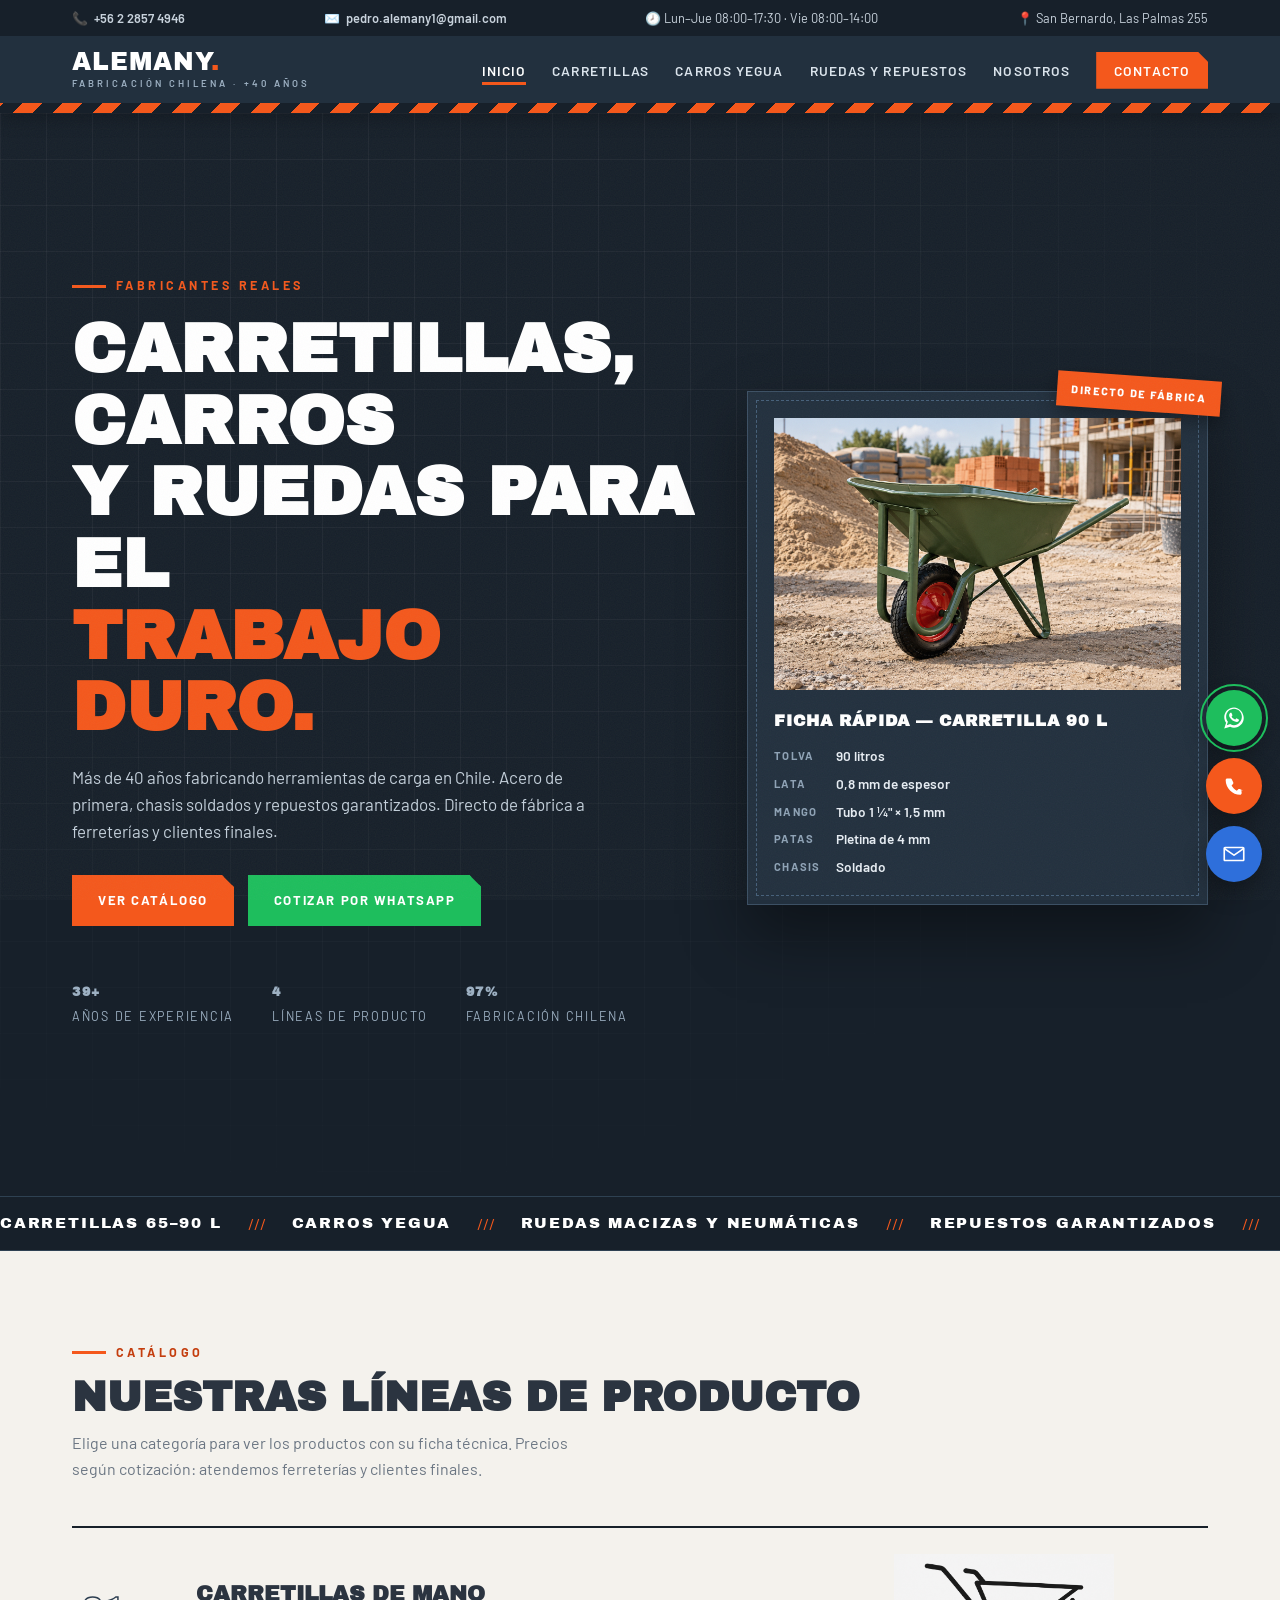
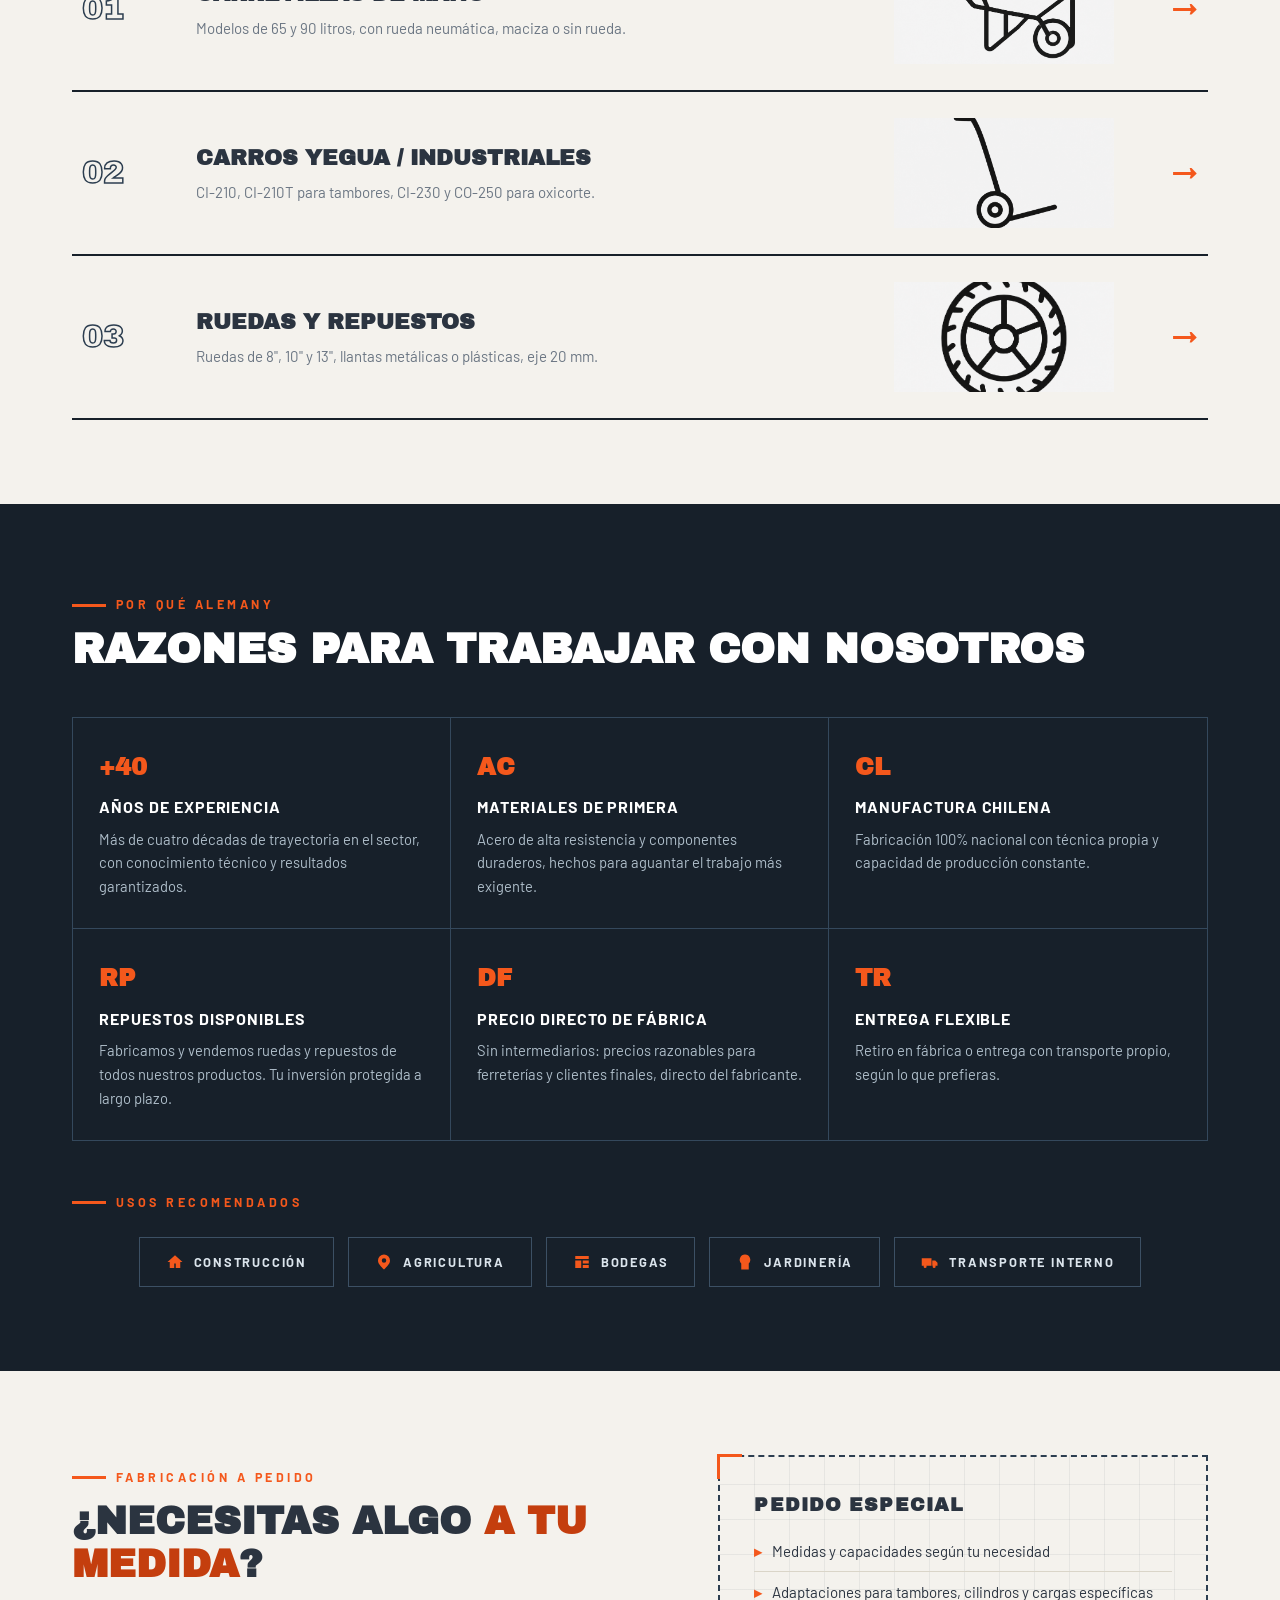
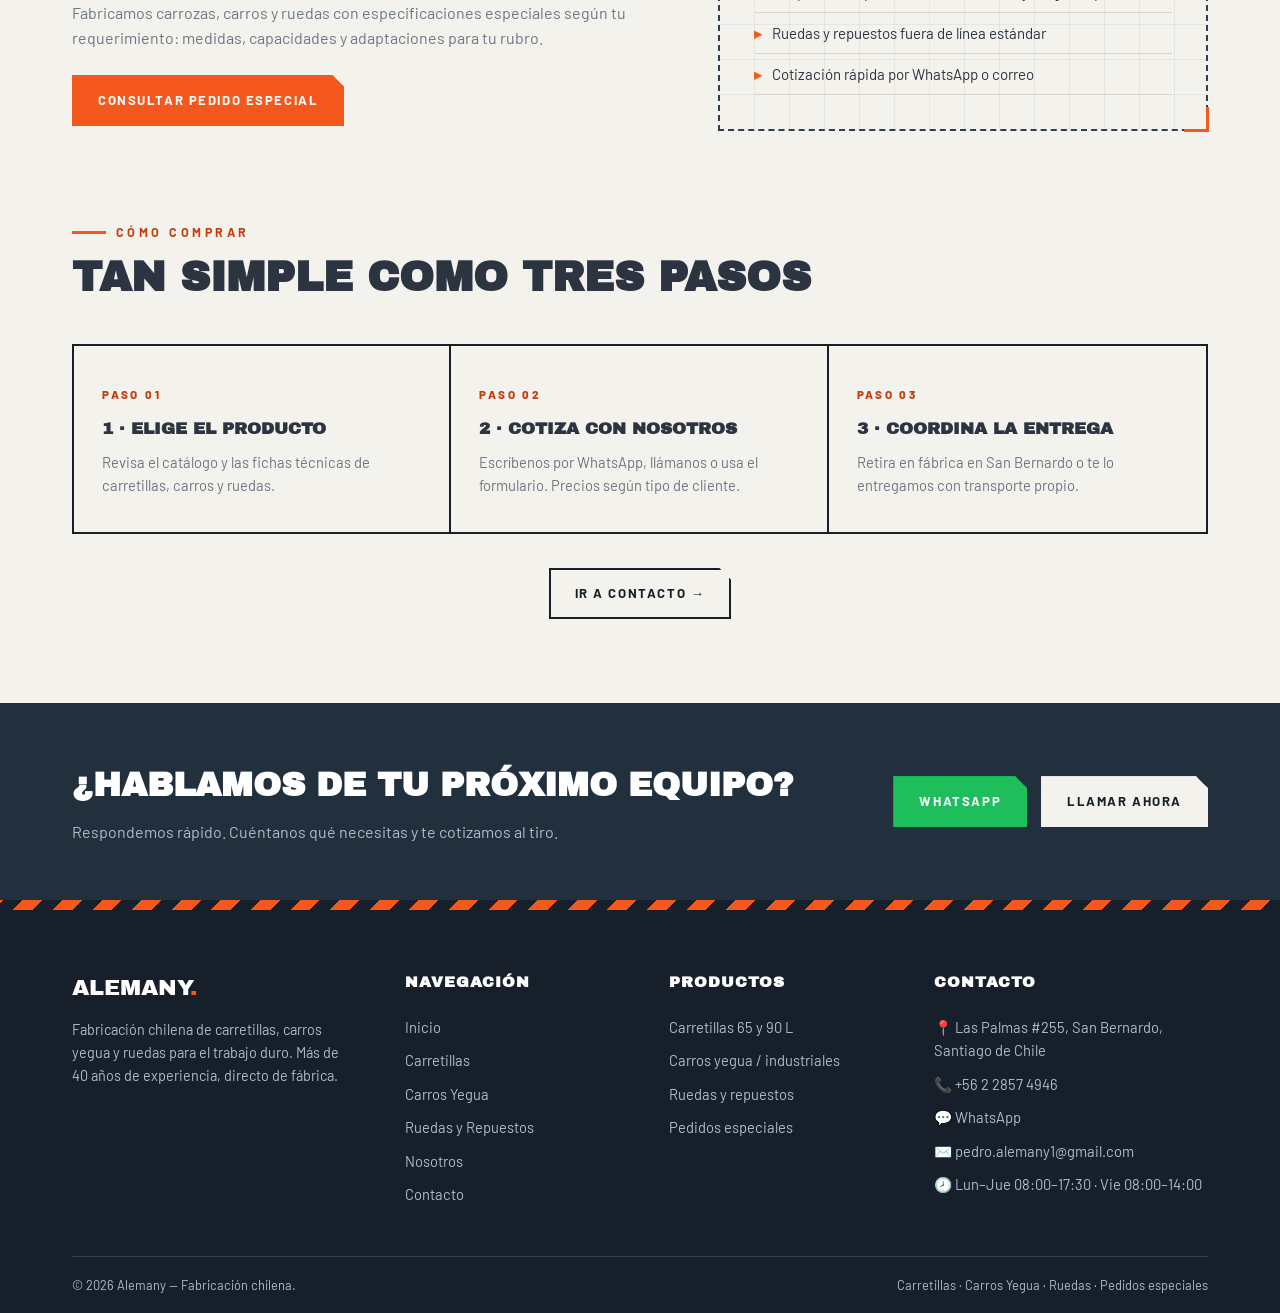
<file: index.html>
<!-- index.html — Página de inicio -->
<!DOCTYPE html>
<html lang="es">
<head>
  <meta charset="UTF-8">
  <meta name="viewport" content="width=device-width, initial-scale=1.0">
  <title>Alemany | Carretillas, Carros Yegua y Ruedas — Fabricación Chilena</title>
  <meta name="description" content="Más de 40 años fabricando en Chile carretillas, carros yegua y ruedas para construcción, agricultura y bodegas. Precio directo de fábrica. Cotiza por WhatsApp.">
  <link rel="icon" href="data:image/svg+xml,%3Csvg xmlns='http://www.w3.org/2000/svg' viewBox='0 0 32 32'%3E%3Crect width='32' height='32' fill='%23F4581C'/%3E%3Ctext x='16' y='23' font-family='Arial Black' font-size='19' fill='%2317202A' text-anchor='middle'%3EA%3C/text%3E%3C/svg%3E">
  <link rel="stylesheet" href="css/estilos.css">
</head>
<body>

<header data-componente="header"></header>

<!-- ============ PORTADA ============ -->
<section class="hero" id="inicio">
  <div class="contenedor">
    <div>
      <span class="ceja">Fabricantes reales</span>
      <h1>
        <span class="mascara"><span>Carretillas, carros</span></span>
        <span class="mascara"><span>y ruedas para el</span></span>
        <span class="mascara"><span class="acento" data-scramble="TRABAJO DURO.">TRABAJO DURO.</span></span>
      </h1>
      <p class="bajada">Más de 40 años fabricando herramientas de carga en Chile. Acero de primera, chasis soldados y repuestos garantizados. Directo de fábrica a ferreterías y clientes finales.</p>
      <div class="hero-botones">
        <a class="btn btn-accent" href="#categorias">Ver catálogo</a>
        <a class="btn btn-wa" target="_blank" rel="noopener" href="https://wa.me/56228574946?text=Hola%2C%20quiero%20cotizar%20productos%20Alemany.">Cotizar por WhatsApp</a>
      </div>
      <div class="cifras">
        <div class="cifra"><b><span data-contar="40" data-sufijo="+">40+</span></b><span>Años de experiencia</span></div>
        <div class="cifra"><b><span data-contar="4">4</span></b><span>Líneas de producto</span></div>
        <div class="cifra"><b><span data-contar="100" data-sufijo="%">100%</span></b><span>Fabricación chilena</span></div>
      </div>
    </div>
    <div class="placa reveal">
      <span class="sello">Directo de fábrica</span>
      <img src="img/carr90lgpt_fondo.png" alt="Carretilla Alemany de fabricación chilena" onerror="this.onerror=null;this.src='https://via.placeholder.com/640x420/2C3E50/F4F2ED?text=Carretilla+Alemany'">
      <h3>Ficha rápida — Carretilla 90 L</h3>
      <dl>
        <dt>Tolva</dt><dd>90 litros</dd>
        <dt>Lata</dt><dd>0,8 mm de espesor</dd>
        <dt>Mango</dt><dd>Tubo 1 ¼" × 1,5 mm</dd>
        <dt>Patas</dt><dd>Pletina de 4 mm</dd>
        <dt>Chasis</dt><dd>Soldado</dd>
      </dl>
    </div>
  </div>
</section>

<!-- ============ CINTA ============ -->
<div class="cinta" aria-hidden="true">
  <div class="cinta-pista">
    <span>Carretillas 65–90 L</span><i>///</i><span>Carros Yegua</span><i>///</i><span>Ruedas macizas y neumáticas</span><i>///</i><span>Repuestos garantizados</span><i>///</i><span>Fabricación chilena</span><i>///</i><span>Pedidos especiales</span><i>///</i>
    <span>Carretillas 65–90 L</span><i>///</i><span>Carros Yegua</span><i>///</i><span>Ruedas macizas y neumáticas</span><i>///</i><span>Repuestos garantizados</span><i>///</i><span>Fabricación chilena</span><i>///</i><span>Pedidos especiales</span><i>///</i>
  </div>
</div>

<!-- ============ CATEGORÍAS ============ -->
<section id="categorias">
  <div class="contenedor">
    <div class="sec-titulo reveal">
      <span class="ceja">Catálogo</span>
      <h2>Nuestras líneas de producto</h2>
      <p>Elige una categoría para ver los productos con su ficha técnica. Precios según cotización: atendemos ferreterías y clientes finales.</p>
    </div>
    <div class="cat-lista">
      <a class="cat-item reveal" href="carretillas.html">
        <span class="cat-num">01</span>
        <div><h3>Carretillas de mano</h3><p>Modelos de 65 y 90 litros, con rueda neumática, maciza o sin rueda.</p></div>
        <img src="img/iconos/carretilla.png" alt="Carretilla de mano" onerror="this.onerror=null;this.src='https://via.placeholder.com/440x220/2C3E50/F4F2ED?text=Carretillas'">
        <span class="cat-flecha">→</span>
      </a>
      <a class="cat-item reveal ret-1" href="carros-yegua.html">
        <span class="cat-num">02</span>
        <div><h3>Carros Yegua / Industriales</h3><p>CI-210, CI-210T para tambores, CI-230 y CO-250 para oxicorte.</p></div>
        <img src="img/iconos/yegua2.png" alt="Carro yegua industrial" onerror="this.onerror=null;this.src='https://via.placeholder.com/440x220/2C3E50/F4F2ED?text=Carros+Yegua'">
        <span class="cat-flecha">→</span>
      </a>
      <a class="cat-item reveal ret-2" href="ruedas-y-repuestos.html">
        <span class="cat-num">03</span>
        <div><h3>Ruedas y repuestos</h3><p>Ruedas de 8", 10" y 13", llantas metálicas o plásticas, eje 20 mm.</p></div>
        <img src="img/iconos/rueda3.png" alt="Ruedas y repuestos" onerror="this.onerror=null;this.src='https://via.placeholder.com/440x220/2C3E50/F4F2ED?text=Ruedas'">
        <span class="cat-flecha">→</span>
      </a>
    </div>
  </div>
</section>

<!-- ============ POR QUÉ ALEMANY ============ -->
<section class="sec-oscura">
  <div class="contenedor">
    <div class="sec-titulo reveal">
      <span class="ceja">Por qué Alemany</span>
      <h2>Razones para trabajar con nosotros</h2>
    </div>
    <div class="ventajas reveal">
      <div class="ventaja"><b>+40</b><h3>Años de experiencia</h3><p>Más de cuatro décadas de trayectoria en el sector, con conocimiento técnico y resultados garantizados.</p></div>
      <div class="ventaja"><b>AC</b><h3>Materiales de primera</h3><p>Acero de alta resistencia y componentes duraderos, hechos para aguantar el trabajo más exigente.</p></div>
      <div class="ventaja"><b>CL</b><h3>Manufactura chilena</h3><p>Fabricación 100% nacional con técnica propia y capacidad de producción constante.</p></div>
      <div class="ventaja"><b>RP</b><h3>Repuestos disponibles</h3><p>Fabricamos y vendemos ruedas y repuestos de todos nuestros productos. Tu inversión protegida a largo plazo.</p></div>
      <div class="ventaja"><b>DF</b><h3>Precio directo de fábrica</h3><p>Sin intermediarios: precios razonables para ferreterías y clientes finales, directo del fabricante.</p></div>
      <div class="ventaja"><b>TR</b><h3>Entrega flexible</h3><p>Retiro en fábrica o entrega con transporte propio, según lo que prefieras.</p></div>
    </div>
    <div style="margin-top:44px">
      <div class="sec-titulo reveal" style="margin-bottom:24px"><span class="ceja">Usos recomendados</span></div>
      <div class="usos reveal">
        <span class="uso"><svg viewBox="0 0 24 24"><path d="M12 3L2 12h3v8h6v-6h2v6h6v-8h3L12 3z"/></svg>Construcción</span>
        <span class="uso"><svg viewBox="0 0 24 24"><path d="M12 22c4-4 8-7.6 8-12A8 8 0 104 10c0 4.4 4 8 8 12zm0-9a3 3 0 110-6 3 3 0 010 6z"/></svg>Agricultura</span>
        <span class="uso"><svg viewBox="0 0 24 24"><path d="M3 4h18v4H3zm0 6h8v10H3zm10 0h8v4h-8zm0 6h8v4h-8z"/></svg>Bodegas</span>
        <span class="uso"><svg viewBox="0 0 24 24"><path d="M12 2a7 7 0 00-5 11.9V22h10v-8.1A7 7 0 0012 2z"/></svg>Jardinería</span>
        <span class="uso"><svg viewBox="0 0 24 24"><path d="M1 7h13v10H1zM15 10h4l3 3v4h-7zM5.5 20a2 2 0 110-4 2 2 0 010 4zm12 0a2 2 0 110-4 2 2 0 010 4z"/></svg>Transporte interno</span>
      </div>
    </div>
  </div>
</section>

<!-- ============ PEDIDOS ESPECIALES ============ -->
<section>
  <div class="contenedor especiales">
    <div class="reveal">
      <span class="ceja">Fabricación a pedido</span>
      <h2 style="margin-top:12px">¿Necesitas algo <em>a tu medida</em>?</h2>
      <p>Fabricamos carrozas, carros y ruedas con especificaciones especiales según tu requerimiento: medidas, capacidades y adaptaciones para tu rubro.</p>
      <a class="btn btn-accent" target="_blank" rel="noopener" href="https://wa.me/56228574946?text=Hola%2C%20quiero%20consultar%20por%20un%20pedido%20especial%20a%20medida.">Consultar pedido especial</a>
    </div>
    <div class="plano reveal ret-1">
      <h3>Pedido especial</h3>
      <ul>
        <li>Medidas y capacidades según tu necesidad</li>
        <li>Adaptaciones para tambores, cilindros y cargas específicas</li>
        <li>Ruedas y repuestos fuera de línea estándar</li>
        <li>Cotización rápida por WhatsApp o correo</li>
      </ul>
    </div>
  </div>
</section>

<!-- ============ CÓMO COMPRAR ============ -->
<section style="padding-top:0">
  <div class="contenedor">
    <div class="sec-titulo reveal">
      <span class="ceja">Cómo comprar</span>
      <h2>Tan simple como tres pasos</h2>
    </div>
    <div class="pasos reveal">
      <div class="paso"><h3>1 · Elige el producto</h3><p>Revisa el catálogo y las fichas técnicas de carretillas, carros y ruedas.</p></div>
      <div class="paso"><h3>2 · Cotiza con nosotros</h3><p>Escríbenos por WhatsApp, llámanos o usa el formulario. Precios según tipo de cliente.</p></div>
      <div class="paso"><h3>3 · Coordina la entrega</h3><p>Retira en fábrica en San Bernardo o te lo entregamos con transporte propio.</p></div>
    </div>
    <div style="text-align:center;margin-top:34px"><a class="btn btn-linea" href="contacto.html">Ir a contacto →</a></div>
  </div>
</section>

<!-- ============ BANDA CTA ============ -->
<div class="franjitas"></div>
<section class="banda">
  <div class="contenedor">
    <div class="reveal">
      <h2>¿Hablamos de tu próximo equipo?</h2>
      <p>Respondemos rápido. Cuéntanos qué necesitas y te cotizamos al tiro.</p>
    </div>
    <div class="banda-botones reveal ret-1">
      <a class="btn btn-wa" target="_blank" rel="noopener" href="https://wa.me/56228574946?text=Hola%2C%20quiero%20una%20cotizaci%C3%B3n.">WhatsApp</a>
      <a class="btn btn-claro" href="tel:+56228574946">Llamar ahora</a>
    </div>
  </div>
</section>

<footer data-componente="footer"></footer>

<script src="js/componentes.js"></script>
<script src="js/funciones.js"></script>
</body>
</html>
</file>
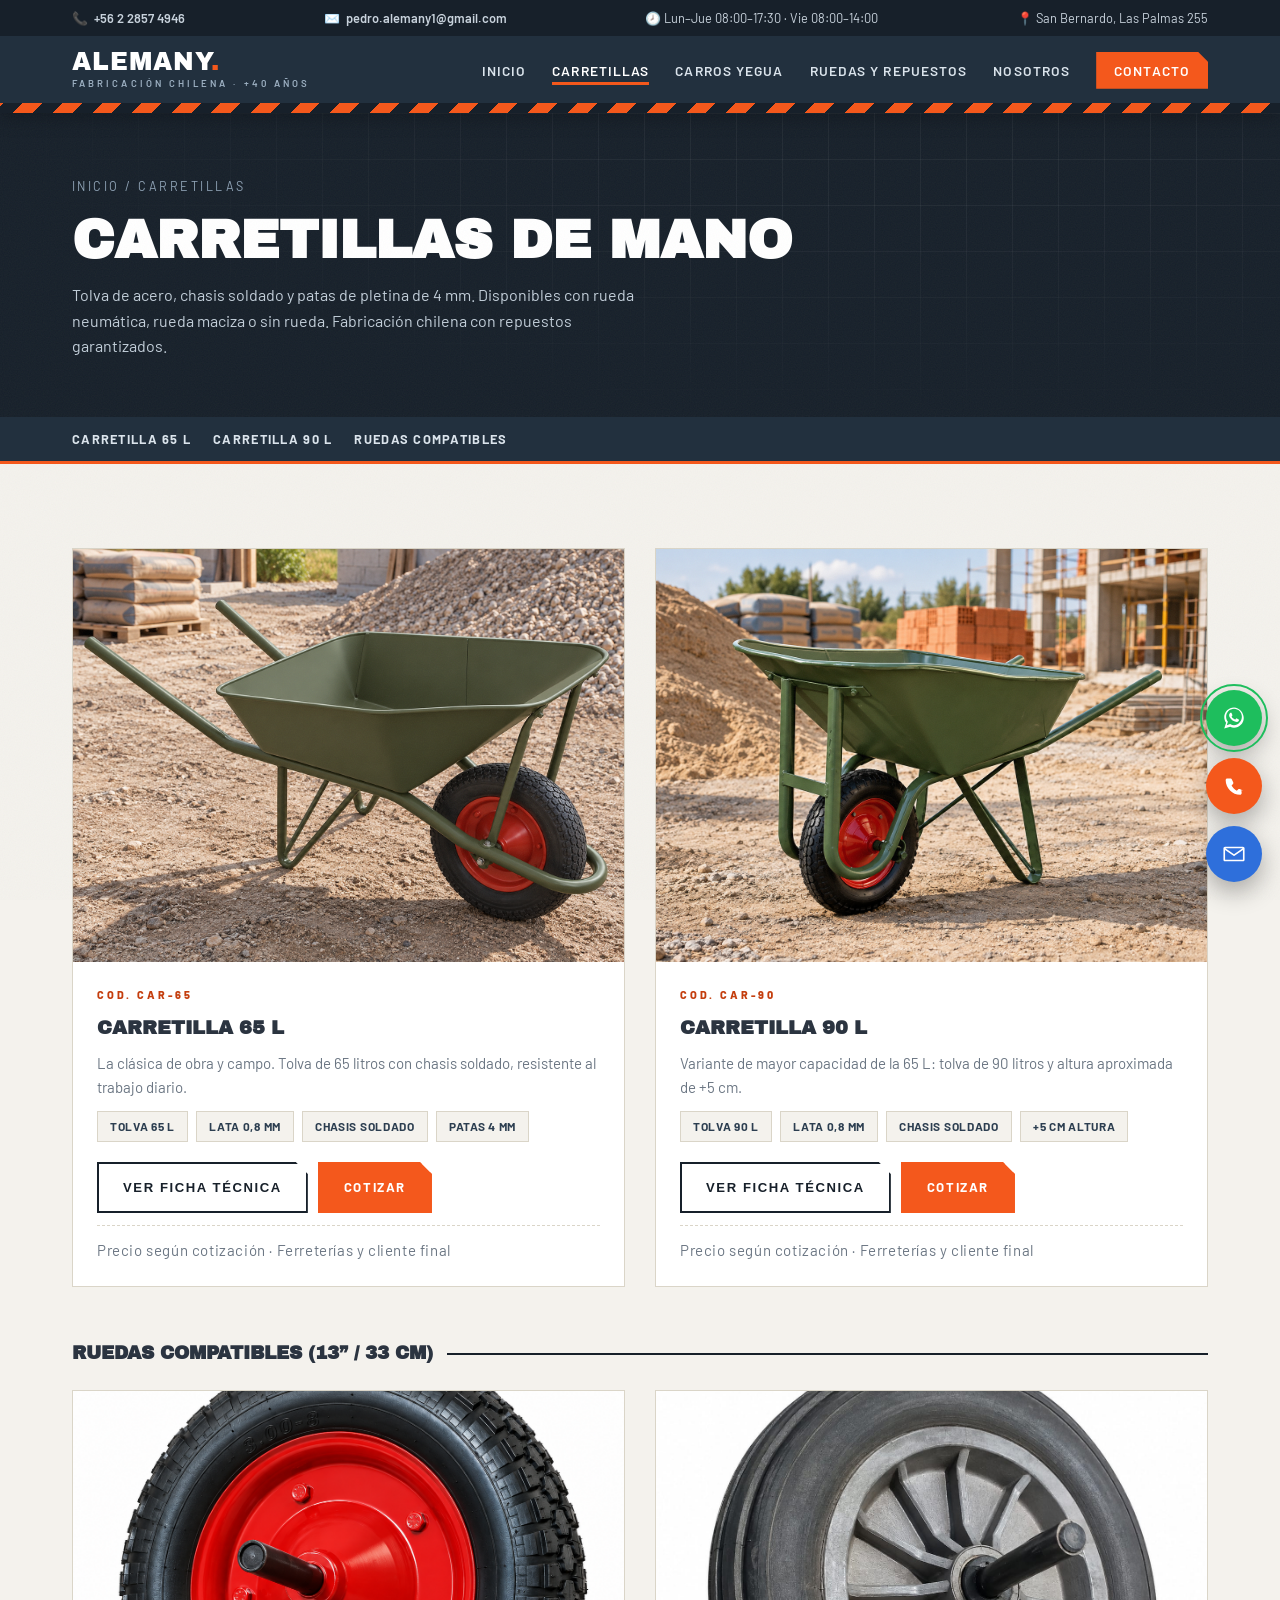
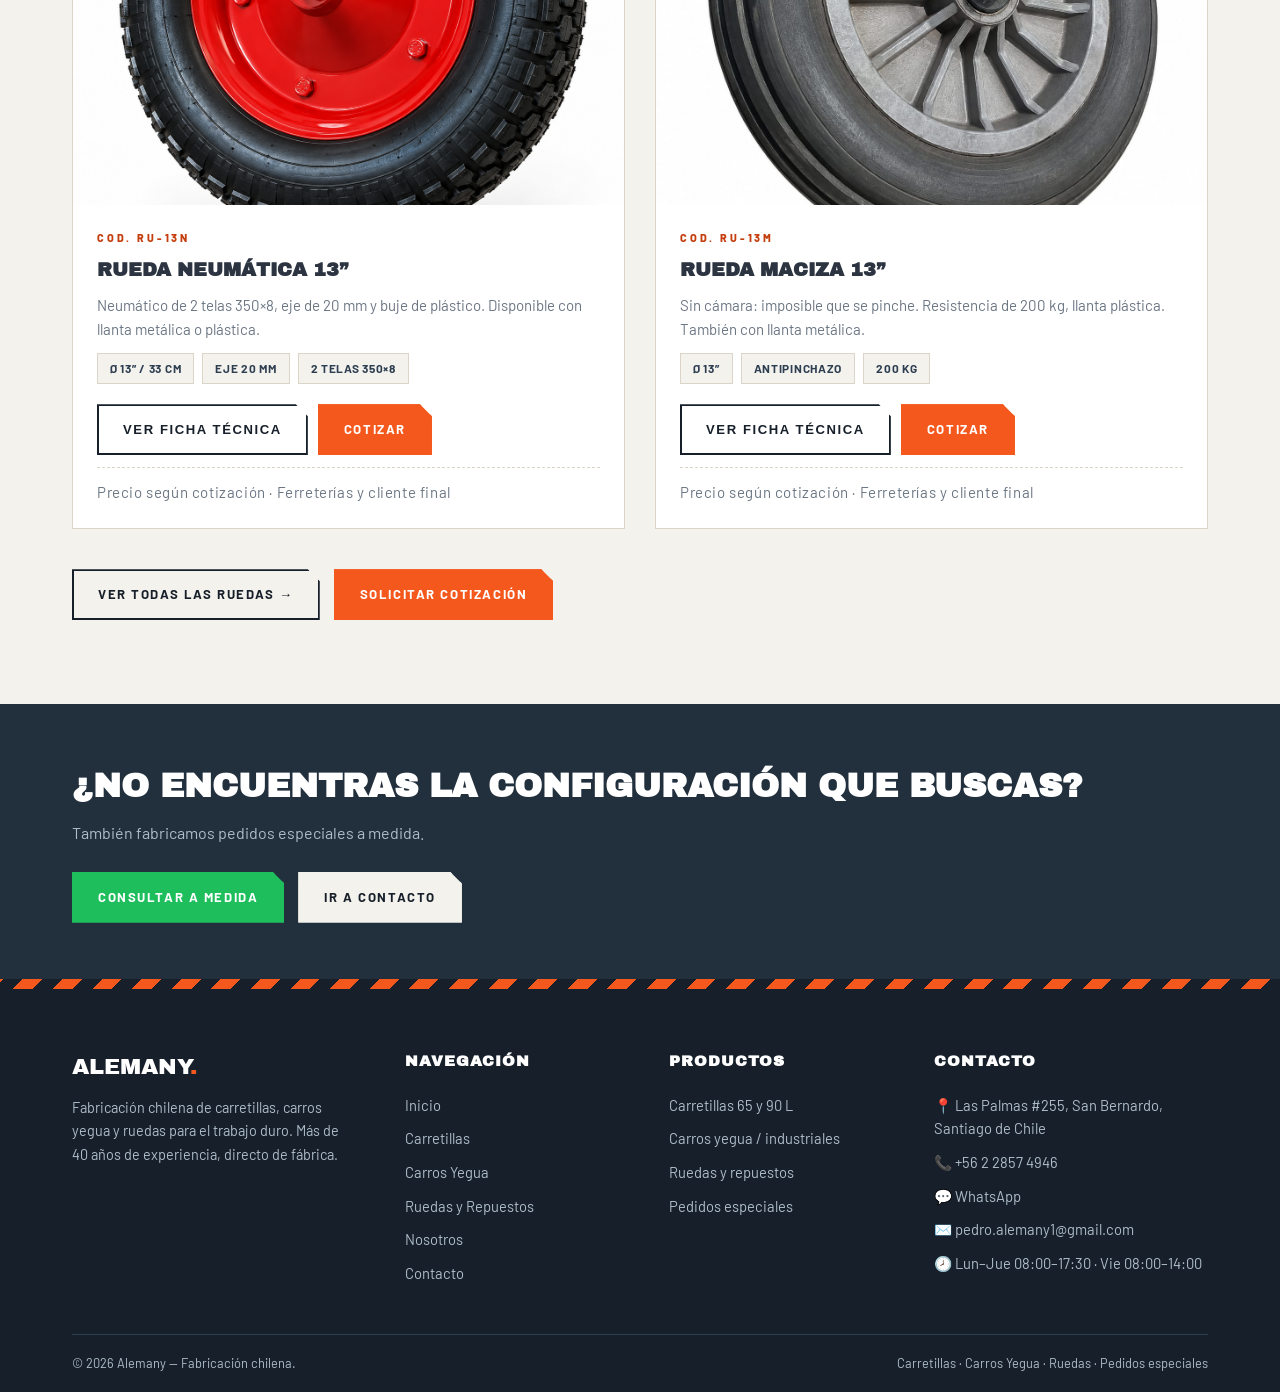
<file: carretillas.html>
<!-- carretillas.html — Categoría Carretillas -->
<!DOCTYPE html>
<html lang="es">
<head>
  <meta charset="UTF-8">
  <meta name="viewport" content="width=device-width, initial-scale=1.0">
  <title>Carretillas de Mano 65 y 90 Litros | Alemany</title>
  <meta name="description" content="Carretillas de mano de 65 y 90 litros fabricadas en Chile. Tolva de acero 0,8 mm, chasis soldado, rueda neumática o maciza. Cotiza directo de fábrica.">
  <link rel="icon" href="data:image/svg+xml,%3Csvg xmlns='http://www.w3.org/2000/svg' viewBox='0 0 32 32'%3E%3Crect width='32' height='32' fill='%23F4581C'/%3E%3Ctext x='16' y='23' font-family='Arial Black' font-size='19' fill='%2317202A' text-anchor='middle'%3EA%3C/text%3E%3C/svg%3E">
  <link rel="stylesheet" href="css/estilos.css">
  <link rel="stylesheet" href="css/catalogo-integracion.css">
</head>
<body data-catalogo-page="carretillas">

<header data-componente="header"></header>

<div class="pagina-cab">
  <div class="contenedor">
    <div class="miga"><a href="index.html">Inicio</a> / Carretillas</div>
    <h1>Carretillas de mano</h1>
    <p>Tolva de acero, chasis soldado y patas de pletina de 4 mm. Disponibles con rueda neumática, rueda maciza o sin rueda. Fabricación chilena con repuestos garantizados.</p>
  </div>
</div>
<div class="subnav"><div class="contenedor">
  <a href="#car-65">Carretilla 65 L</a><a href="#car-90">Carretilla 90 L</a><a href="#relacionados">Ruedas compatibles</a>
</div></div>

<section>
  <div class="contenedor">
    <div class="productos-grid" data-catalogo-grupo="principal">

      <article class="producto reveal" id="car-65">
        <div class="producto-img"><img src="img/carr65lgpt2.png" alt="Carretilla de 65 litros" onerror="this.onerror=null;this.src='https://via.placeholder.com/640x480/2C3E50/F4F2ED?text=Carretilla+65+L'"></div>
        <div class="producto-info">
          <span class="producto-codigo">COD. CAR-65</span>
          <h3>Carretilla 65 L</h3>
          <p>La clásica de obra y campo. Tolva de 65 litros con chasis soldado, resistente al trabajo diario.</p>
          <ul class="chips"><li>Tolva 65 L</li><li>Lata 0,8 mm</li><li>Chasis soldado</li><li>Patas 4 mm</li></ul>
          <div class="producto-acciones">
            <button class="btn btn-linea" data-ficha="f-car65" data-nombre="Carretilla 65 L">Ver ficha técnica</button>
            <a class="btn btn-accent" target="_blank" rel="noopener" href="https://wa.me/56228574946?text=Hola%2C%20quiero%20cotizar%3A%20Carretilla%2065%20L.">Cotizar</a>
          </div>
          <p class="precio-nota">Precio según cotización · Ferreterías y cliente final</p>
        </div>
      </article>

      <article class="producto reveal ret-1" id="car-90">
        <div class="producto-img"><img src="img/carr90lgpt_fondo.png" alt="Carretilla de 90 litros" onerror="this.onerror=null;this.src='https://via.placeholder.com/640x480/2C3E50/F4F2ED?text=Carretilla+90+L'"></div>
        <div class="producto-info">
          <span class="producto-codigo">COD. CAR-90</span>
          <h3>Carretilla 90 L</h3>
          <p>Variante de mayor capacidad de la 65 L: tolva de 90 litros y altura aproximada de +5 cm.</p>
          <ul class="chips"><li>Tolva 90 L</li><li>Lata 0,8 mm</li><li>Chasis soldado</li><li>+5 cm altura</li></ul>
          <div class="producto-acciones">
            <button class="btn btn-linea" data-ficha="f-car90" data-nombre="Carretilla 90 L">Ver ficha técnica</button>
            <a class="btn btn-accent" target="_blank" rel="noopener" href="https://wa.me/56228574946?text=Hola%2C%20quiero%20cotizar%3A%20Carretilla%2090%20L.">Cotizar</a>
          </div>
          <p class="precio-nota">Precio según cotización · Ferreterías y cliente final</p>
        </div>
      </article>

    </div>

    <h2 class="subtitulo-cat reveal" id="relacionados">Ruedas compatibles (13” / 33 cm)</h2>
    <div class="productos-grid" data-catalogo-grupo="relacionados">

      <article class="producto reveal">
        <div class="producto-img"><img src="img/rueda350x8gpt.png" alt="Rueda neumática 13 pulgadas para carretilla" onerror="this.onerror=null;this.src='https://via.placeholder.com/640x480/2C3E50/F4F2ED?text=Rueda+Neumatica+13'"></div>
        <div class="producto-info">
          <span class="producto-codigo">COD. RU-13N</span>
          <h3>Rueda neumática 13”</h3>
          <p>Neumático de 2 telas 350×8, eje de 20 mm y buje de plástico. Disponible con llanta metálica o plástica.</p>
          <ul class="chips"><li>Ø 13” / 33 cm</li><li>Eje 20 mm</li><li>2 telas 350×8</li></ul>
          <div class="producto-acciones">
            <button class="btn btn-linea" data-ficha="f-ru13n" data-nombre="Rueda neumática 13 pulgadas">Ver ficha técnica</button>
            <a class="btn btn-accent" target="_blank" rel="noopener" href="https://wa.me/56228574946?text=Hola%2C%20quiero%20cotizar%3A%20Rueda%20neum%C3%A1tica%2013%22.">Cotizar</a>
          </div>
          <p class="precio-nota">Precio según cotización · Ferreterías y cliente final</p>
        </div>
      </article>

      <article class="producto reveal ret-1">
        <div class="producto-img"><img src="img/rueda maciza_pastica.jpeg" alt="Rueda maciza 13 pulgadas para carretilla" onerror="this.onerror=null;this.src='https://via.placeholder.com/640x480/2C3E50/F4F2ED?text=Rueda+Maciza+13'"></div>
        <div class="producto-info">
          <span class="producto-codigo">COD. RU-13M</span>
          <h3>Rueda maciza 13”</h3>
          <p>Sin cámara: imposible que se pinche. Resistencia de 200 kg, llanta plástica. También con llanta metálica.</p>
          <ul class="chips"><li>Ø 13”</li><li>Antipinchazo</li><li>200 kg</li></ul>
          <div class="producto-acciones">
            <button class="btn btn-linea" data-ficha="f-ru13m" data-nombre="Rueda maciza 13 pulgadas">Ver ficha técnica</button>
            <a class="btn btn-accent" target="_blank" rel="noopener" href="https://wa.me/56228574946?text=Hola%2C%20quiero%20cotizar%3A%20Rueda%20maciza%2013%22.">Cotizar</a>
          </div>
          <p class="precio-nota">Precio según cotización · Ferreterías y cliente final</p>
        </div>
      </article>

    </div>

    <div style="margin-top:40px;display:flex;gap:14px;flex-wrap:wrap" class="reveal">
      <a class="btn btn-linea" href="ruedas-y-repuestos.html">Ver todas las ruedas →</a>
      <a class="btn btn-accent" href="contacto.html">Solicitar cotización</a>
    </div>
  </div>
</section>

<!-- Fichas técnicas -->
<template id="f-car65">
  <span class="producto-codigo">COD. CAR-65</span>
  <h3>Carretilla 65 L</h3>
  <p>Carretilla de mano para construcción, agricultura y uso general. Estructura soldada de alta durabilidad.</p>
  <table class="tabla-spec">
    <tr><th>Tolva · volumen</th><td>65 litros</td></tr>
    <tr><th>Tolva · espesor lata</th><td>0,8 mm</td></tr>
    <tr><th>Mango</th><td>Tubo 1 ¼" × 1,5 mm</td></tr>
    <tr><th>Patas</th><td>Pletina de 4 mm de espesor</td></tr>
    <tr><th>Chasis</th><td>Soldado</td></tr>
  </table>
  <h5>Variantes disponibles</h5>
  <ul class="variantes"><li>Con rueda neumática</li><li>Con rueda maciza</li><li>Sin rueda</li></ul>
</template>
<template id="f-car90">
  <span class="producto-codigo">COD. CAR-90</span>
  <h3>Carretilla 90 L</h3>
  <p>Variante de la carretilla de 65 L con tolva de mayor capacidad, ideal para más volumen por viaje.</p>
  <table class="tabla-spec">
    <tr><th>Tolva · volumen</th><td>90 litros</td></tr>
    <tr><th>Altura</th><td>+5 cm aprox. respecto a la 65 L</td></tr>
    <tr><th>Tolva · espesor lata</th><td>0,8 mm</td></tr>
    <tr><th>Mango</th><td>Tubo 1 ¼" × 1,5 mm</td></tr>
    <tr><th>Patas</th><td>Pletina de 4 mm de espesor</td></tr>
    <tr><th>Chasis</th><td>Soldado</td></tr>
  </table>
  <h5>Variantes disponibles</h5>
  <ul class="variantes"><li>Con rueda neumática</li><li>Con rueda maciza</li><li>Sin rueda</li></ul>
</template>
<template id="f-ru13n">
  <span class="producto-codigo">COD. RU-13N</span>
  <h3>Rueda neumática 13”</h3>
  <p>Rueda con cámara para carretillas. Buena absorción de impactos en superficies irregulares.</p>
  <table class="tabla-spec">
    <tr><th>Diámetro</th><td>13" / 33 cm</td></tr>
    <tr><th>Eje · diámetro externo</th><td>20 mm</td></tr>
    <tr><th>Buje</th><td>Plástico</td></tr>
    <tr><th>Llanta metálica</th><td>1,2 mm de espesor</td></tr>
    <tr><th>Neumático</th><td>2 telas, medida 350 × 8</td></tr>
  </table>
  <h5>Variantes disponibles</h5>
  <ul class="variantes"><li>Con llanta metálica</li><li>Con llanta plástica</li></ul>
</template>
<template id="f-ru13m">
  <span class="producto-codigo">COD. RU-13M</span>
  <h3>Rueda maciza 13”</h3>
  <p>Rueda sin cámara especial para trabajo pesado: no se pincha. Ideal para obras y terrenos con escombros.</p>
  <table class="tabla-spec">
    <tr><th>Tipo</th><td>Maciza, sin cámara</td></tr>
    <tr><th>Diámetro rueda completa</th><td>13"</td></tr>
    <tr><th>Resistencia</th><td>200 kg</td></tr>
    <tr><th>Llanta estándar</th><td>Plástica</td></tr>
  </table>
  <h5>Variantes disponibles</h5>
  <ul class="variantes"><li>Con llanta metálica</li><li>Con llanta plástica</li></ul>
</template>

<section class="banda">
  <div class="contenedor">
    <div><h2>¿No encuentras la configuración que buscas?</h2><p>También fabricamos pedidos especiales a medida.</p></div>
    <div class="banda-botones">
      <a class="btn btn-wa" target="_blank" rel="noopener" href="https://wa.me/56228574946?text=Hola%2C%20quiero%20consultar%20por%20una%20carretilla%20a%20medida.">Consultar a medida</a>
      <a class="btn btn-claro" href="contacto.html">Ir a contacto</a>
    </div>
  </div>
</section>

<!-- Modal ficha -->
<div class="modal" id="modal-ficha" aria-hidden="true">
  <div class="modal-caja">
    <button class="modal-cerrar" aria-label="Cerrar">✕</button>
    <div class="modal-contenido"></div>
    <div class="modal-acciones"><a class="btn btn-wa" id="modal-wa" target="_blank" rel="noopener">Cotizar este producto por WhatsApp</a></div>
  </div>
</div>

<footer data-componente="footer"></footer>
<script src="js/componentes.js"></script>
<script src="js/funciones.js"></script>
<script src="js/catalogo-config.js"></script>
<script src="js/catalogo.js"></script>
</body>
</html>
</file>
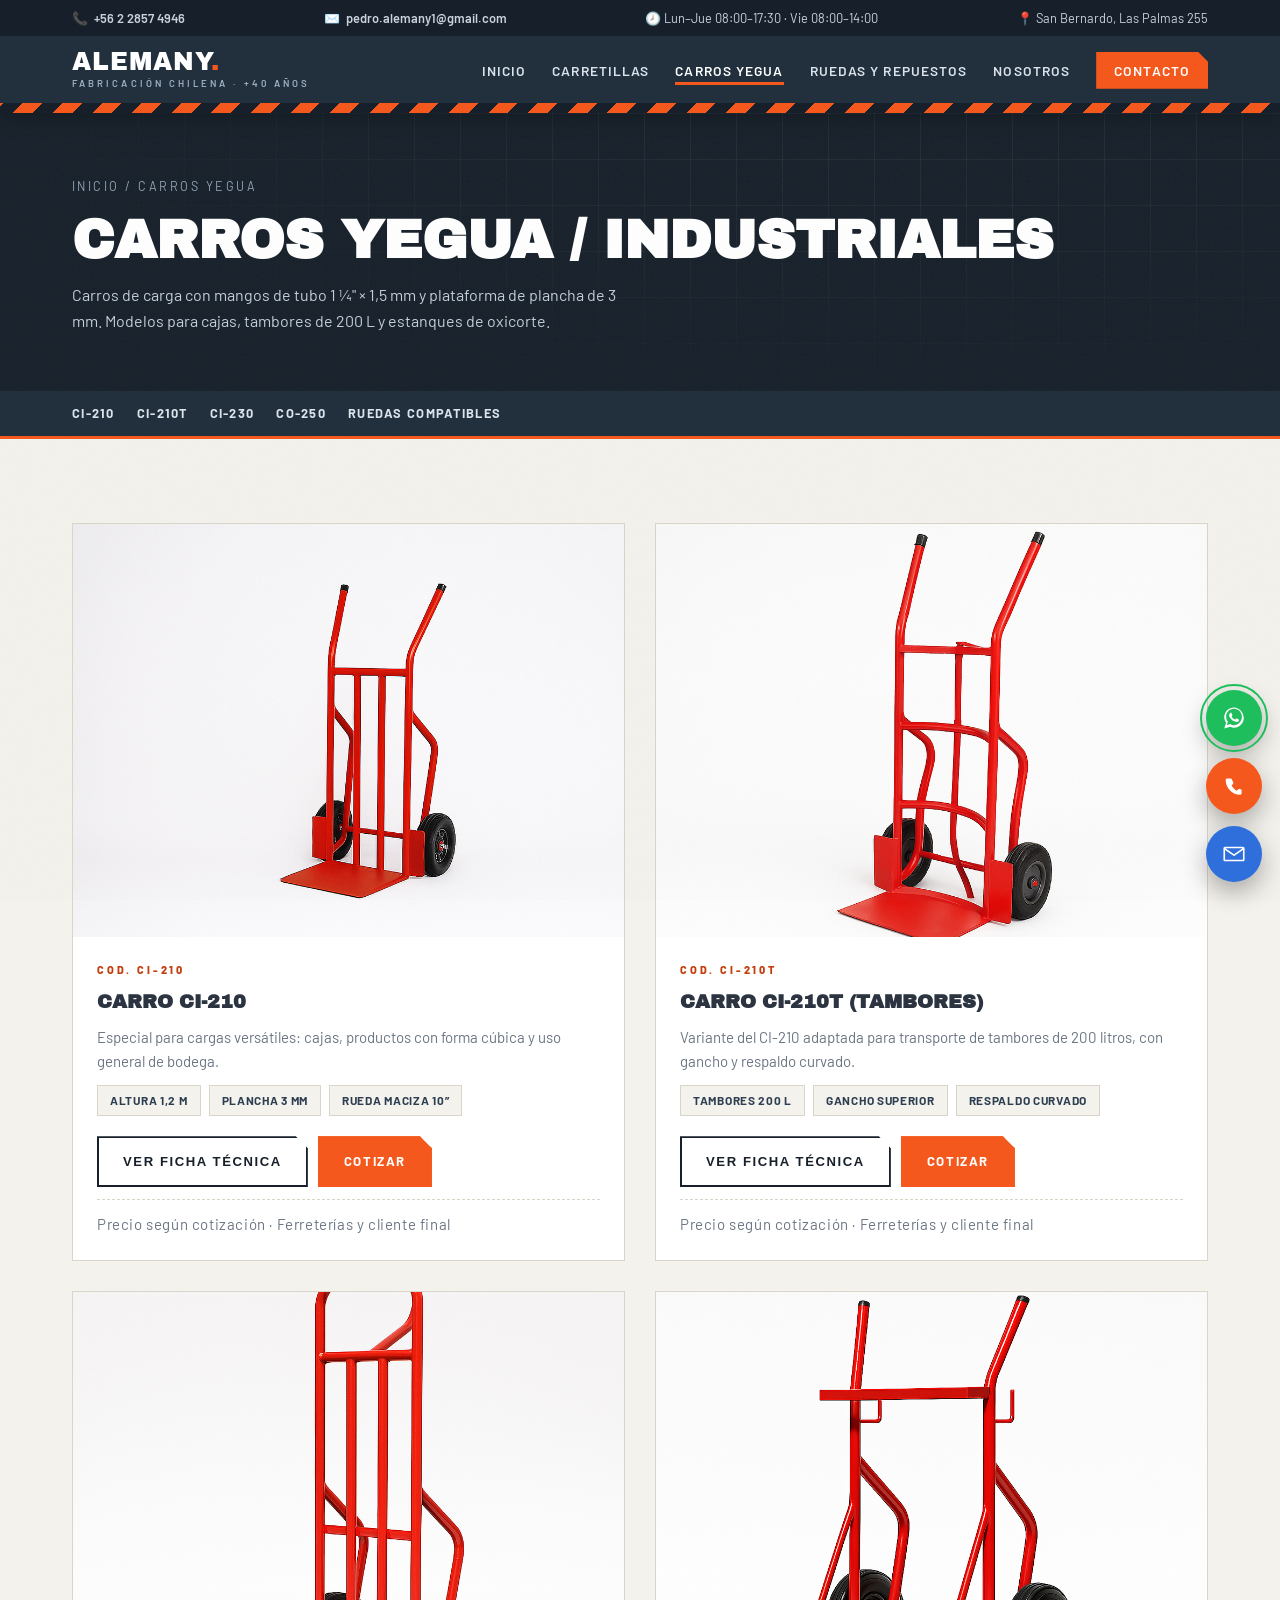
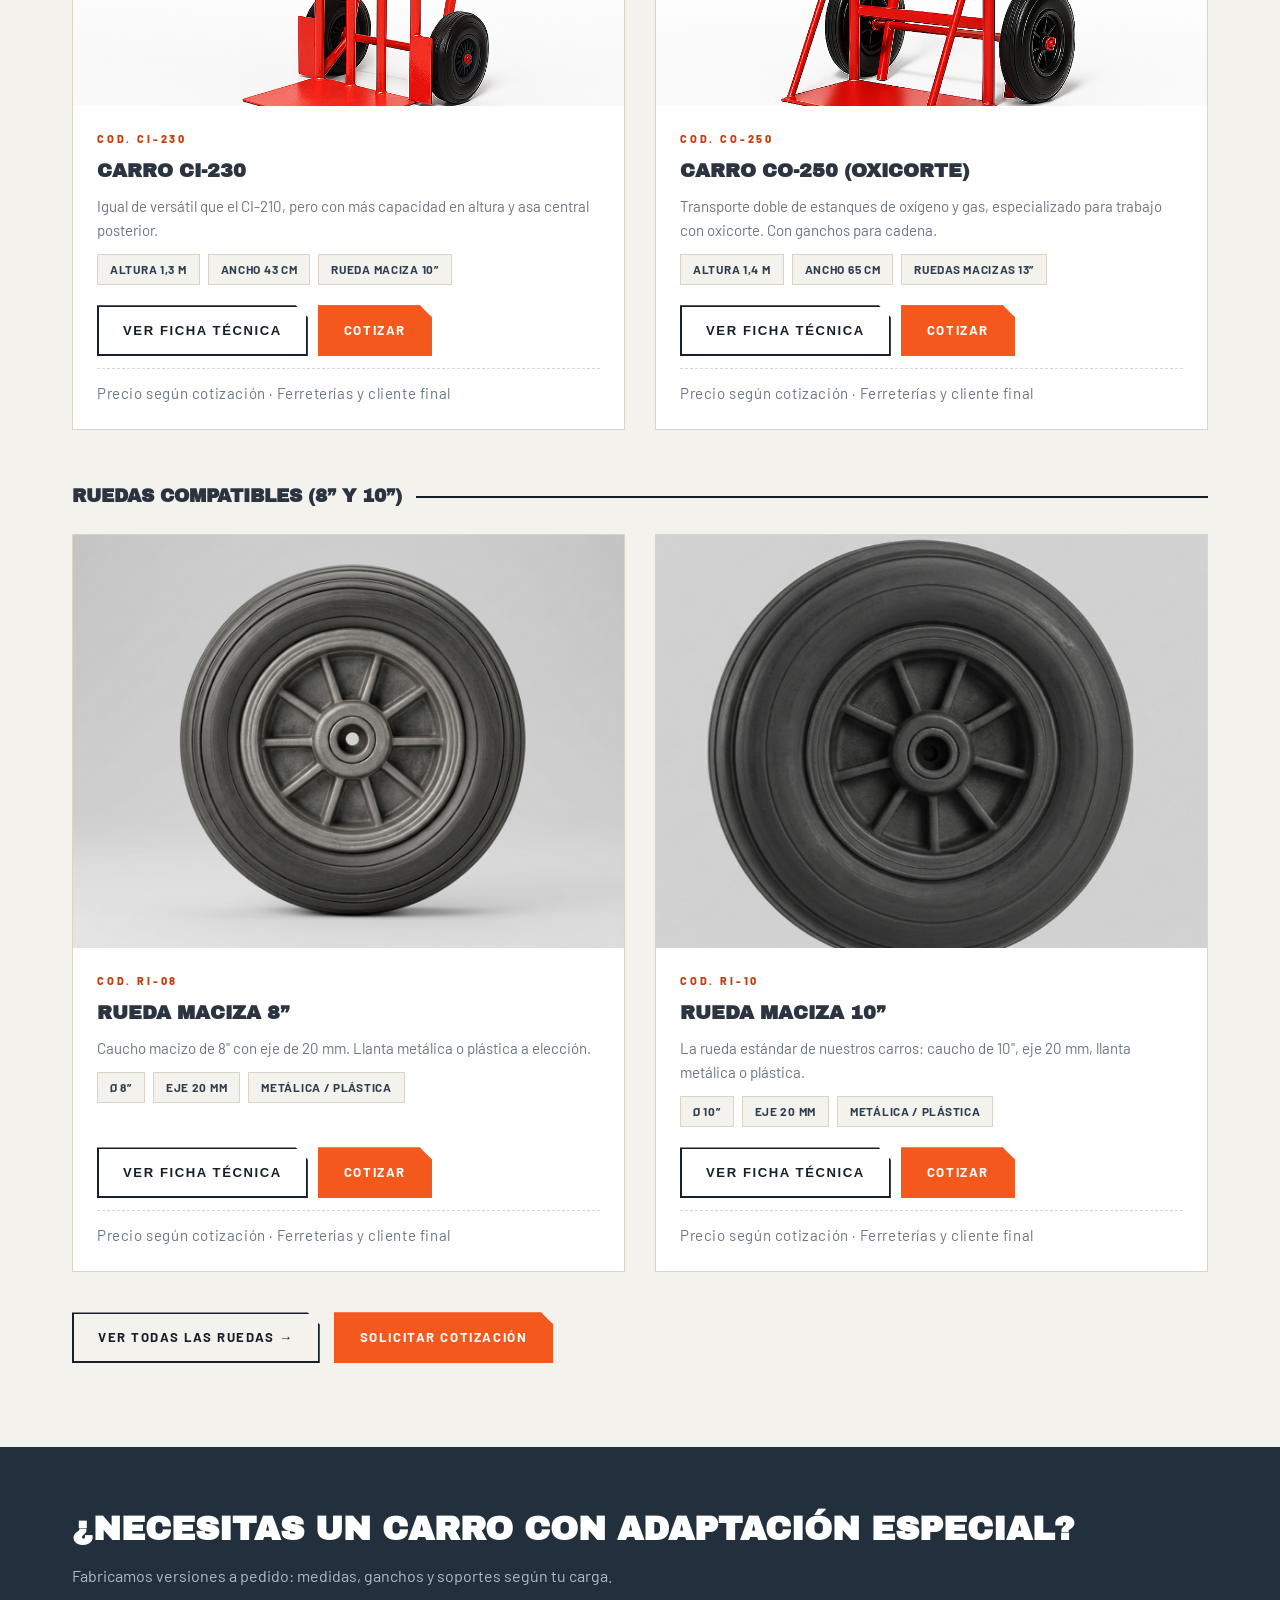
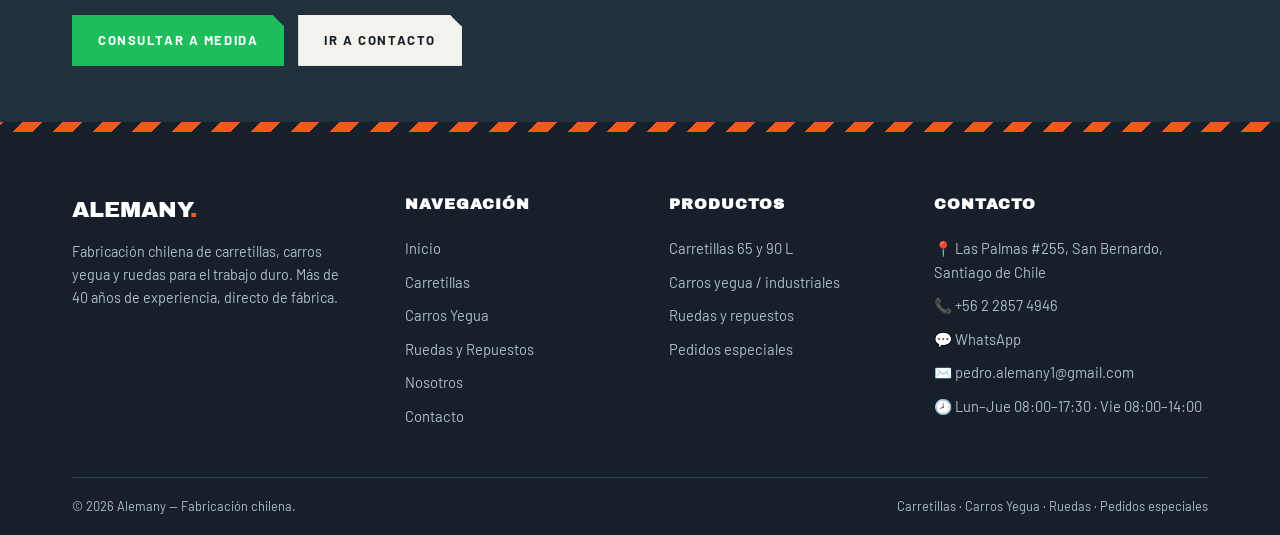
<file: carros-yegua.html>
<!-- carros-yegua.html — Categoría Carros Yegua / Industriales -->
<!DOCTYPE html>
<html lang="es">
<head>
  <meta charset="UTF-8">
  <meta name="viewport" content="width=device-width, initial-scale=1.0">
  <title>Carros Yegua e Industriales CI-210, CI-230, CO-250 | Alemany</title>
  <meta name="description" content="Carros yegua e industriales fabricados en Chile: CI-210, CI-210T para tambores, CI-230 y CO-250 para oxicorte. Plataforma de 3 mm, ruedas macizas. Cotiza aquí.">
  <link rel="icon" href="data:image/svg+xml,%3Csvg xmlns='http://www.w3.org/2000/svg' viewBox='0 0 32 32'%3E%3Crect width='32' height='32' fill='%23F4581C'/%3E%3Ctext x='16' y='23' font-family='Arial Black' font-size='19' fill='%2317202A' text-anchor='middle'%3EA%3C/text%3E%3C/svg%3E">
  <link rel="stylesheet" href="css/estilos.css">
  <link rel="stylesheet" href="css/catalogo-integracion.css">
</head>
<body data-catalogo-page="carros-yegua">

<header data-componente="header"></header>

<div class="pagina-cab">
  <div class="contenedor">
    <div class="miga"><a href="index.html">Inicio</a> / Carros Yegua</div>
    <h1>Carros Yegua / Industriales</h1>
    <p>Carros de carga con mangos de tubo 1 ¼" × 1,5 mm y plataforma de plancha de 3 mm. Modelos para cajas, tambores de 200 L y estanques de oxicorte.</p>
  </div>
</div>
<div class="subnav"><div class="contenedor">
  <a href="#ci-210">CI-210</a><a href="#ci-210t">CI-210T</a><a href="#ci-230">CI-230</a><a href="#co-250">CO-250</a><a href="#relacionados">Ruedas compatibles</a>
</div></div>

<section>
  <div class="contenedor">
    <div class="productos-grid" data-catalogo-grupo="principal">

      <article class="producto reveal" id="ci-210">
        <div class="producto-img"><img src="img/carro_ci210.png" alt="Carro industrial CI-210" onerror="this.onerror=null;this.src='https://via.placeholder.com/640x480/2C3E50/F4F2ED?text=CI-210'"></div>
        <div class="producto-info">
          <span class="producto-codigo">COD. CI-210</span>
          <h3>Carro CI-210</h3>
          <p>Especial para cargas versátiles: cajas, productos con forma cúbica y uso general de bodega.</p>
          <ul class="chips"><li>Altura 1,2 m</li><li>Plancha 3 mm</li><li>Rueda maciza 10”</li></ul>
          <div class="producto-acciones">
            <button class="btn btn-linea" data-ficha="f-ci210" data-nombre="Carro CI-210">Ver ficha técnica</button>
            <a class="btn btn-accent" target="_blank" rel="noopener" href="https://wa.me/56228574946?text=Hola%2C%20quiero%20cotizar%3A%20Carro%20CI-210.">Cotizar</a>
          </div>
          <p class="precio-nota">Precio según cotización · Ferreterías y cliente final</p>
        </div>
      </article>

      <article class="producto reveal ret-1" id="ci-210t">
        <div class="producto-img"><img src="img/carro_ci210T.png" alt="Carro industrial CI-210T para tambores" onerror="this.onerror=null;this.src='https://via.placeholder.com/640x480/2C3E50/F4F2ED?text=CI-210T'"></div>
        <div class="producto-info">
          <span class="producto-codigo">COD. CI-210T</span>
          <h3>Carro CI-210T (tambores)</h3>
          <p>Variante del CI-210 adaptada para transporte de tambores de 200 litros, con gancho y respaldo curvado.</p>
          <ul class="chips"><li>Tambores 200 L</li><li>Gancho superior</li><li>Respaldo curvado</li></ul>
          <div class="producto-acciones">
            <button class="btn btn-linea" data-ficha="f-ci210t" data-nombre="Carro CI-210T para tambores">Ver ficha técnica</button>
            <a class="btn btn-accent" target="_blank" rel="noopener" href="https://wa.me/56228574946?text=Hola%2C%20quiero%20cotizar%3A%20Carro%20CI-210T.">Cotizar</a>
          </div>
          <p class="precio-nota">Precio según cotización · Ferreterías y cliente final</p>
        </div>
      </article>

      <article class="producto reveal" id="ci-230">
        <div class="producto-img"><img src="img/carro_ci230.png" alt="Carro industrial CI-230" onerror="this.onerror=null;this.src='https://via.placeholder.com/640x480/2C3E50/F4F2ED?text=CI-230'"></div>
        <div class="producto-info">
          <span class="producto-codigo">COD. CI-230</span>
          <h3>Carro CI-230</h3>
          <p>Igual de versátil que el CI-210, pero con más capacidad en altura y asa central posterior.</p>
          <ul class="chips"><li>Altura 1,3 m</li><li>Ancho 43 cm</li><li>Rueda maciza 10”</li></ul>
          <div class="producto-acciones">
            <button class="btn btn-linea" data-ficha="f-ci230" data-nombre="Carro CI-230">Ver ficha técnica</button>
            <a class="btn btn-accent" target="_blank" rel="noopener" href="https://wa.me/56228574946?text=Hola%2C%20quiero%20cotizar%3A%20Carro%20CI-230.">Cotizar</a>
          </div>
          <p class="precio-nota">Precio según cotización · Ferreterías y cliente final</p>
        </div>
      </article>

      <article class="producto reveal ret-1" id="co-250">
        <div class="producto-img"><img src="img/carro_co250.png" alt="Carro CO-250 para oxicorte" onerror="this.onerror=null;this.src='https://via.placeholder.com/640x480/2C3E50/F4F2ED?text=CO-250'"></div>
        <div class="producto-info">
          <span class="producto-codigo">COD. CO-250</span>
          <h3>Carro CO-250 (oxicorte)</h3>
          <p>Transporte doble de estanques de oxígeno y gas, especializado para trabajo con oxicorte. Con ganchos para cadena.</p>
          <ul class="chips"><li>Altura 1,4 m</li><li>Ancho 65 cm</li><li>Ruedas macizas 13”</li></ul>
          <div class="producto-acciones">
            <button class="btn btn-linea" data-ficha="f-co250" data-nombre="Carro CO-250 para oxicorte">Ver ficha técnica</button>
            <a class="btn btn-accent" target="_blank" rel="noopener" href="https://wa.me/56228574946?text=Hola%2C%20quiero%20cotizar%3A%20Carro%20CO-250.">Cotizar</a>
          </div>
          <p class="precio-nota">Precio según cotización · Ferreterías y cliente final</p>
        </div>
      </article>

    </div>

    <h2 class="subtitulo-cat reveal" id="relacionados">Ruedas compatibles (8” y 10”)</h2>
    <div class="productos-grid" data-catalogo-grupo="relacionados">

      <article class="producto reveal">
        <div class="producto-img"><img src="img/rueda_8_macizagpt1.jpg" alt="Rueda maciza de 8 pulgadas" onerror="this.onerror=null;this.src='https://via.placeholder.com/640x480/2C3E50/F4F2ED?text=Rueda+Maciza+8'"></div>
        <div class="producto-info">
          <span class="producto-codigo">COD. RI-08</span>
          <h3>Rueda maciza 8”</h3>
          <p>Caucho macizo de 8" con eje de 20 mm. Llanta metálica o plástica a elección.</p>
          <ul class="chips"><li>Ø 8”</li><li>Eje 20 mm</li><li>Metálica / plástica</li></ul>
          <div class="producto-acciones">
            <button class="btn btn-linea" data-ficha="f-ri08" data-nombre="Rueda maciza 8 pulgadas">Ver ficha técnica</button>
            <a class="btn btn-accent" target="_blank" rel="noopener" href="https://wa.me/56228574946?text=Hola%2C%20quiero%20cotizar%3A%20Rueda%20maciza%208%22.">Cotizar</a>
          </div>
          <p class="precio-nota">Precio según cotización · Ferreterías y cliente final</p>
        </div>
      </article>

      <article class="producto reveal ret-1">
        <div class="producto-img"><img src="img/rueda10maciza_gpt1.jpg" alt="Rueda maciza de 10 pulgadas" onerror="this.onerror=null;this.src='https://via.placeholder.com/640x480/2C3E50/F4F2ED?text=Rueda+Maciza+10'"></div>
        <div class="producto-info">
          <span class="producto-codigo">COD. RI-10</span>
          <h3>Rueda maciza 10”</h3>
          <p>La rueda estándar de nuestros carros: caucho de 10", eje 20 mm, llanta metálica o plástica.</p>
          <ul class="chips"><li>Ø 10”</li><li>Eje 20 mm</li><li>Metálica / plástica</li></ul>
          <div class="producto-acciones">
            <button class="btn btn-linea" data-ficha="f-ri10" data-nombre="Rueda maciza 10 pulgadas">Ver ficha técnica</button>
            <a class="btn btn-accent" target="_blank" rel="noopener" href="https://wa.me/56228574946?text=Hola%2C%20quiero%20cotizar%3A%20Rueda%20maciza%2010%22.">Cotizar</a>
          </div>
          <p class="precio-nota">Precio según cotización · Ferreterías y cliente final</p>
        </div>
      </article>

    </div>

    <div style="margin-top:40px;display:flex;gap:14px;flex-wrap:wrap" class="reveal">
      <a class="btn btn-linea" href="ruedas-y-repuestos.html">Ver todas las ruedas →</a>
      <a class="btn btn-accent" href="contacto.html">Solicitar cotización</a>
    </div>
  </div>
</section>

<!-- Fichas técnicas -->
<template id="f-ci210">
  <span class="producto-codigo">COD. CI-210</span>
  <h3>Carro CI-210</h3>
  <p>Carro de carga versátil para cajas y productos con forma cúbica.</p>
  <table class="tabla-spec">
    <tr><th>Mangos</th><td>Tubo 1 ¼" × 1,5 mm</td></tr>
    <tr><th>Rueda</th><td>Maciza, 10" de diámetro</td></tr>
    <tr><th>Eje rueda</th><td>20 mm</td></tr>
    <tr><th>Plataforma</th><td>Plancha de 3 mm de espesor</td></tr>
    <tr><th>Altura del carro</th><td>1,2 m</td></tr>
  </table>
</template>
<template id="f-ci210t">
  <span class="producto-codigo">COD. CI-210T</span>
  <h3>Carro CI-210T</h3>
  <p>Variante del CI-210 con adaptaciones para el transporte de tambores de 200 litros.</p>
  <table class="tabla-spec">
    <tr><th>Base</th><td>Carro CI-210</td></tr>
    <tr><th>Gancho superior</th><td>Para afirmar el tambor</td></tr>
    <tr><th>Respaldo</th><td>Curvado, adaptado al tambor</td></tr>
    <tr><th>Capacidad de carga típica</th><td>Tambores de 200 litros</td></tr>
  </table>
</template>
<template id="f-ci230">
  <span class="producto-codigo">COD. CI-230</span>
  <h3>Carro CI-230</h3>
  <p>Carro especial de carga, como el CI-210, con más capacidad en altura y asa central posterior.</p>
  <table class="tabla-spec">
    <tr><th>Estructura</th><td>Tubo 1 ¼" × 1,5 mm</td></tr>
    <tr><th>Plataforma</th><td>Plancha de 3 mm de espesor</td></tr>
    <tr><th>Altura</th><td>1,3 m</td></tr>
    <tr><th>Ancho</th><td>43 cm</td></tr>
    <tr><th>Rueda</th><td>Maciza 10"</td></tr>
    <tr><th>Asa</th><td>Central posterior</td></tr>
  </table>
</template>
<template id="f-co250">
  <span class="producto-codigo">COD. CO-250</span>
  <h3>Carro CO-250</h3>
  <p>Carro para transporte doble de estanques de oxígeno y gas, especializado para trabajo con oxicorte.</p>
  <table class="tabla-spec">
    <tr><th>Uso</th><td>Estanques de oxígeno y gas (oxicorte)</td></tr>
    <tr><th>Ruedas</th><td>Macizas de 13"</td></tr>
    <tr><th>Seguridad</th><td>Ganchos para cadena que afirma los estanques</td></tr>
    <tr><th>Altura</th><td>1,4 m</td></tr>
    <tr><th>Ancho</th><td>65 cm</td></tr>
  </table>
</template>
<template id="f-ri08">
  <span class="producto-codigo">COD. RI-08</span>
  <h3>Rueda maciza 8”</h3>
  <p>Rueda de caucho macizo para carros industriales y yegua.</p>
  <table class="tabla-spec">
    <tr><th>Diámetro</th><td>8"</td></tr>
    <tr><th>Llanta metálica</th><td>1,5 mm de espesor por plato</td></tr>
    <tr><th>Diámetro de eje</th><td>20 mm</td></tr>
  </table>
  <h5>Variantes disponibles</h5>
  <ul class="variantes"><li>Llanta metálica</li><li>Llanta plástica maciza</li></ul>
</template>
<template id="f-ri10">
  <span class="producto-codigo">COD. RI-10</span>
  <h3>Rueda maciza 10”</h3>
  <p>Rueda de caucho de 10", la medida de trabajo de nuestros carros.</p>
  <table class="tabla-spec">
    <tr><th>Diámetro</th><td>10"</td></tr>
    <tr><th>Llanta</th><td>1,5 mm de espesor por plato</td></tr>
    <tr><th>Diámetro de eje</th><td>20 mm</td></tr>
  </table>
  <h5>Variantes disponibles</h5>
  <ul class="variantes"><li>Llanta metálica</li><li>Llanta plástica maciza</li></ul>
</template>

<section class="banda">
  <div class="contenedor">
    <div><h2>¿Necesitas un carro con adaptación especial?</h2><p>Fabricamos versiones a pedido: medidas, ganchos y soportes según tu carga.</p></div>
    <div class="banda-botones">
      <a class="btn btn-wa" target="_blank" rel="noopener" href="https://wa.me/56228574946?text=Hola%2C%20quiero%20consultar%20por%20un%20carro%20a%20medida.">Consultar a medida</a>
      <a class="btn btn-claro" href="contacto.html">Ir a contacto</a>
    </div>
  </div>
</section>

<div class="modal" id="modal-ficha" aria-hidden="true">
  <div class="modal-caja">
    <button class="modal-cerrar" aria-label="Cerrar">✕</button>
    <div class="modal-contenido"></div>
    <div class="modal-acciones"><a class="btn btn-wa" id="modal-wa" target="_blank" rel="noopener">Cotizar este producto por WhatsApp</a></div>
  </div>
</div>

<footer data-componente="footer"></footer>
<script src="js/componentes.js"></script>
<script src="js/funciones.js"></script>
<script src="js/catalogo-config.js"></script>
<script src="js/catalogo.js"></script>
</body>
</html>
</file>
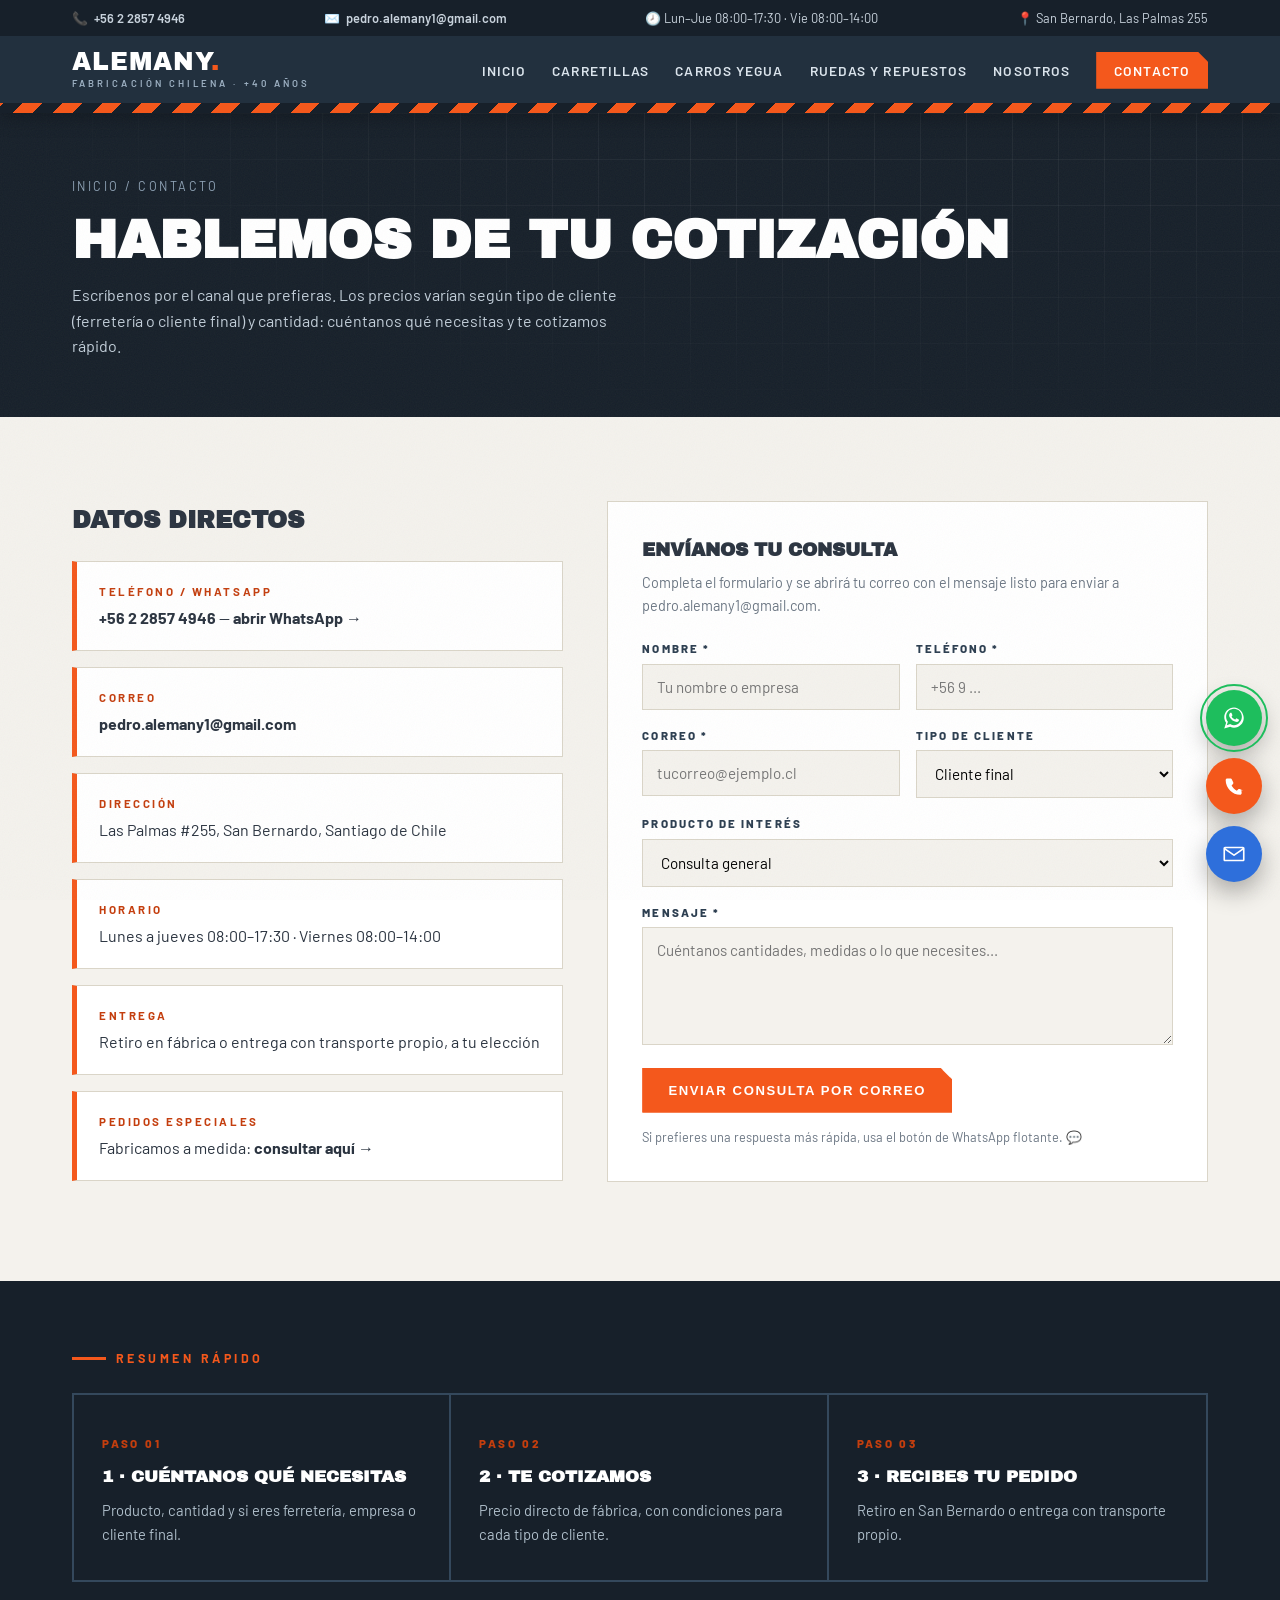
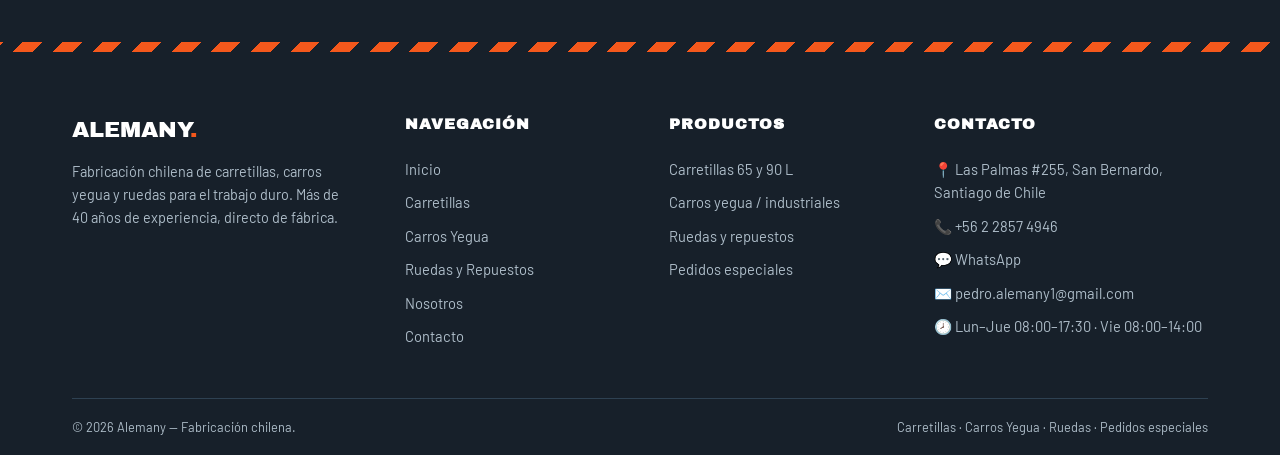
<file: contacto.html>
<!-- contacto.html — Página Contacto + formulario -->
<!DOCTYPE html>
<html lang="es">
<head>
  <meta charset="UTF-8">
  <meta name="viewport" content="width=device-width, initial-scale=1.0">
  <title>Contacto y Cotizaciones | Alemany — San Bernardo, Chile</title>
  <meta name="description" content="Contacta a Alemany para cotizar carretillas, carros yegua y ruedas. Las Palmas #255, San Bernardo. WhatsApp +56 2 2857 4946. Respondemos rápido.">
  <link rel="icon" href="data:image/svg+xml,%3Csvg xmlns='http://www.w3.org/2000/svg' viewBox='0 0 32 32'%3E%3Crect width='32' height='32' fill='%23F4581C'/%3E%3Ctext x='16' y='23' font-family='Arial Black' font-size='19' fill='%2317202A' text-anchor='middle'%3EA%3C/text%3E%3C/svg%3E">
  <link rel="stylesheet" href="css/estilos.css">
  <link rel="stylesheet" href="css/catalogo-integracion.css">
</head>
<body>

<header data-componente="header"></header>

<div class="pagina-cab" id="cotizar">
  <div class="contenedor">
    <div class="miga"><a href="index.html">Inicio</a> / Contacto</div>
    <h1>Hablemos de tu cotización</h1>
    <p>Escríbenos por el canal que prefieras. Los precios varían según tipo de cliente (ferretería o cliente final) y cantidad: cuéntanos qué necesitas y te cotizamos rápido.</p>
  </div>
</div>

<section>
  <div class="contenedor contacto-grid">

    <div class="reveal">
      <h2 style="font-family:var(--display);text-transform:uppercase;font-size:1.5rem;margin-bottom:22px">Datos directos</h2>
      <div class="dato-contacto"><b>Teléfono / WhatsApp</b><a href="tel:+56228574946">+56 2 2857 4946</a> — <a target="_blank" rel="noopener" href="https://wa.me/56228574946?text=Hola%2C%20quiero%20cotizar%20productos%20Alemany.">abrir WhatsApp →</a></div>
      <div class="dato-contacto"><b>Correo</b><a href="mailto:pedro.alemany1@gmail.com">pedro.alemany1@gmail.com</a></div>
      <div class="dato-contacto"><b>Dirección</b>Las Palmas #255, San Bernardo, Santiago de Chile</div>
      <div class="dato-contacto"><b>Horario</b>Lunes a jueves 08:00–17:30 · Viernes 08:00–14:00</div>
      <div class="dato-contacto"><b>Entrega</b>Retiro en fábrica o entrega con transporte propio, a tu elección</div>
      <div class="dato-contacto"><b>Pedidos especiales</b>Fabricamos a medida: <a target="_blank" rel="noopener" href="https://wa.me/56228574946?text=Hola%2C%20quiero%20consultar%20por%20un%20pedido%20especial.">consultar aquí →</a></div>
    </div>

    <div class="form-caja reveal ret-1">
      <h3>Envíanos tu consulta</h3>
      <p>Completa el formulario y se abrirá tu correo con el mensaje listo para enviar a pedro.alemany1@gmail.com.</p>
      <form id="form-contacto">
        <div class="form-fila">
          <div class="campo"><label for="nombre">Nombre *</label><input id="nombre" name="nombre" type="text" required placeholder="Tu nombre o empresa"></div>
          <div class="campo"><label for="telefono">Teléfono *</label><input id="telefono" name="telefono" type="tel" required placeholder="+56 9 ..."></div>
        </div>
        <div class="form-fila">
          <div class="campo"><label for="correo">Correo *</label><input id="correo" name="correo" type="email" required placeholder="tucorreo@ejemplo.cl"></div>
          <div class="campo"><label for="tipo">Tipo de cliente</label>
            <select id="tipo" name="tipo">
              <option>Cliente final</option>
              <option>Ferretería / comercio</option>
              <option>Empresa / constructora</option>
              <option>Compra al por mayor</option>
            </select>
          </div>
        </div>
        <div class="campo"><label for="producto">Producto de interés</label>
          <select id="producto" name="producto">
            <option>Consulta general</option>
            <option>Carretilla 65 L</option>
            <option>Carretilla 90 L</option>
            <option>Carro CI-210</option>
            <option>Carro CI-210T (tambores)</option>
            <option>Carro CI-230</option>
            <option>Carro CO-250 (oxicorte)</option>
            <option>Rueda neumática 13"</option>
            <option>Rueda maciza 13"</option>
            <option>Rueda maciza 8"</option>
            <option>Rueda maciza 10"</option>
            <option>Repuestos / otros</option>
            <option>Pedido especial a medida</option>
          </select>
        </div>
        <div class="campo"><label for="mensaje">Mensaje *</label><textarea id="mensaje" name="mensaje" rows="5" required placeholder="Cuéntanos cantidades, medidas o lo que necesites..."></textarea></div>
        <button class="btn btn-accent" type="submit">Enviar consulta por correo</button>
        <p class="form-nota">Si prefieres una respuesta más rápida, usa el botón de WhatsApp flotante. 💬</p>
      </form>
    </div>

  </div>
</section>

<section class="sec-oscura" style="padding:60px 0">
  <div class="contenedor">
    <div class="sec-titulo reveal" style="margin-bottom:24px"><span class="ceja">Resumen rápido</span></div>
    <div class="pasos reveal" style="border-color:#34485c">
      <div class="paso" style="border-color:#34485c"><h3 style="color:#fff">1 · Cuéntanos qué necesitas</h3><p style="color:#aebdc9">Producto, cantidad y si eres ferretería, empresa o cliente final.</p></div>
      <div class="paso" style="border-color:#34485c"><h3 style="color:#fff">2 · Te cotizamos</h3><p style="color:#aebdc9">Precio directo de fábrica, con condiciones para cada tipo de cliente.</p></div>
      <div class="paso" style="border-color:#34485c"><h3 style="color:#fff">3 · Recibes tu pedido</h3><p style="color:#aebdc9">Retiro en San Bernardo o entrega con transporte propio.</p></div>
    </div>
  </div>
</section>

<footer data-componente="footer"></footer>
<script src="js/componentes.js"></script>
<script src="js/funciones.js"></script>
<script src="js/catalogo-config.js"></script>
<script src="js/catalogo.js"></script>
</body>
</html>
</file>
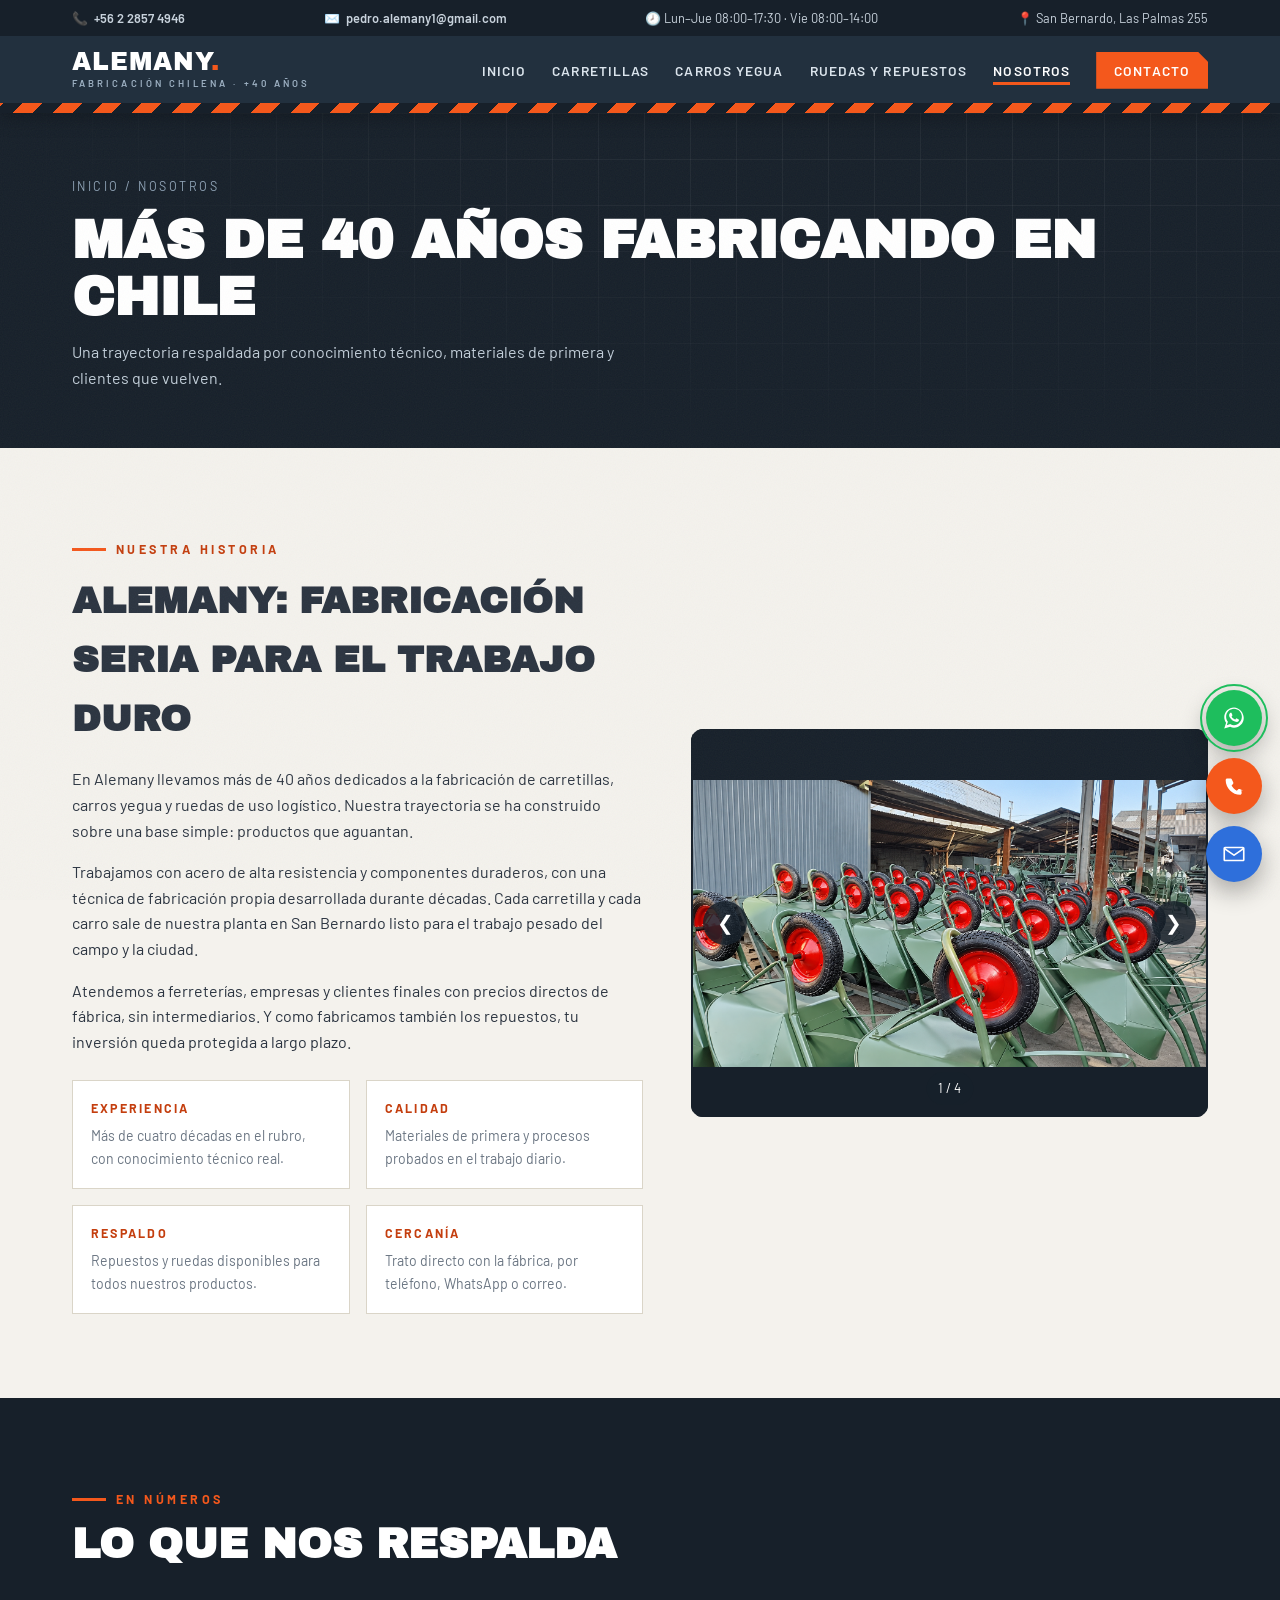
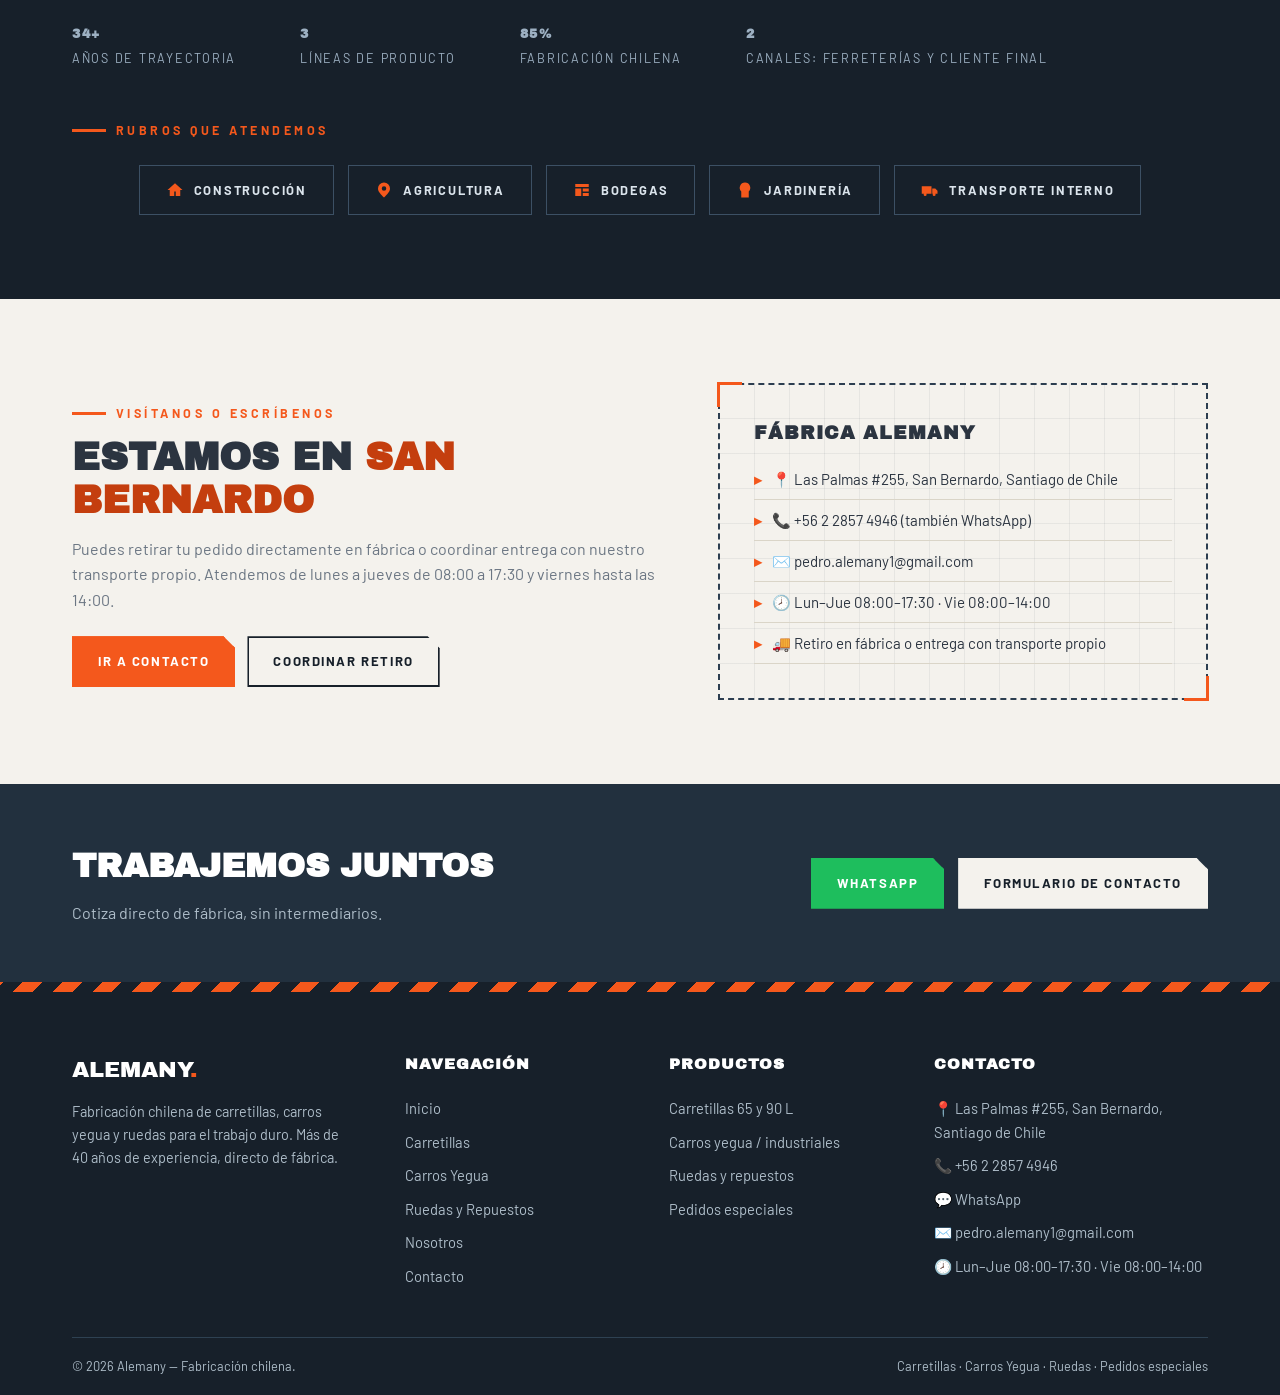
<file: nosotros.html>
<!-- nosotros.html — Página Nosotros
<!DOCTYPE html>
<html lang="es">
<head>
  <meta charset="UTF-8">
  <meta name="viewport" content="width=device-width, initial-scale=1.0">
  <title>Nosotros | Alemany — Más de 40 años de Fabricación Chilena</title>
  <meta name="description" content="Alemany: más de 40 años fabricando carretillas, carros yegua y ruedas en Chile. Acero de primera, fabricación seria y repuestos garantizados.">
  <link rel="icon" href="data:image/svg+xml,%3Csvg xmlns='http://www.w3.org/2000/svg' viewBox='0 0 32 32'%3E%3Crect width='32' height='32' fill='%23F4581C'/%3E%3Ctext x='16' y='23' font-family='Arial Black' font-size='19' fill='%2317202A' text-anchor='middle'%3EA%3C/text%3E%3C/svg%3E">
  <link rel="stylesheet" href="css/estilos.css">
</head>
<body>

<header data-componente="header"></header>

<div class="pagina-cab">
  <div class="contenedor">
    <div class="miga"><a href="index.html">Inicio</a> / Nosotros</div>
    <h1>Más de 40 años fabricando en Chile</h1>
    <p>Una trayectoria respaldada por conocimiento técnico, materiales de primera y clientes que vuelven.</p>
  </div>
</div>

<section>
  <div class="contenedor nosotros-grid">
    <div class="nosotros-texto reveal">
      <span class="ceja" style="color:var(--naranja-osc)">Nuestra historia</span>
      <h2 style="font-family:var(--display);text-transform:uppercase;font-size:clamp(1.6rem,3vw,2.3rem);margin:12px 0 18px">Alemany: fabricación seria para el trabajo duro</h2>
      <p>En Alemany llevamos más de 40 años dedicados a la fabricación de carretillas, carros yegua y ruedas de uso logístico. Nuestra trayectoria se ha construido sobre una base simple: productos que aguantan.</p>
      <p>Trabajamos con acero de alta resistencia y componentes duraderos, con una técnica de fabricación propia desarrollada durante décadas. Cada carretilla y cada carro sale de nuestra planta en San Bernardo listo para el trabajo pesado del campo y la ciudad.</p>
      <p>Atendemos a ferreterías, empresas y clientes finales con precios directos de fábrica, sin intermediarios. Y como fabricamos también los repuestos, tu inversión queda protegida a largo plazo.</p>
      <div class="valores">
        <div class="valor"><b>Experiencia</b><p>Más de cuatro décadas en el rubro, con conocimiento técnico real.</p></div>
        <div class="valor"><b>Calidad</b><p>Materiales de primera y procesos probados en el trabajo diario.</p></div>
        <div class="valor"><b>Respaldo</b><p>Repuestos y ruedas disponibles para todos nuestros productos.</p></div>
        <div class="valor"><b>Cercanía</b><p>Trato directo con la fábrica, por teléfono, WhatsApp o correo.</p></div>
      </div>
    </div>
    <div class="reveal ret-1">
      <img src="img/taller.jpg" alt="Taller de fabricación Alemany en San Bernardo" onerror="this.onerror=null;this.src='https://via.placeholder.com/680x760/2C3E50/F4F2ED?text=Taller+Alemany'">
    </div>
  </div>
</section>

<section class="sec-oscura">
  <div class="contenedor">
    <div class="sec-titulo reveal">
      <span class="ceja">En números</span>
      <h2>Lo que nos respalda</h2>
    </div>
    <div class="cifras reveal" style="gap:64px">
      <div class="cifra"><b><span data-contar="40" data-sufijo="+">40+</span></b><span>Años de trayectoria</span></div>
      <div class="cifra"><b><span data-contar="4">4</span></b><span>Líneas de producto</span></div>
      <div class="cifra"><b><span data-contar="100" data-sufijo="%">100%</span></b><span>Fabricación chilena</span></div>
      <div class="cifra"><b><span data-contar="2">2</span></b><span>Canales: ferreterías y cliente final</span></div>
    </div>
    <div style="margin-top:44px">
      <div class="sec-titulo reveal" style="margin-bottom:24px"><span class="ceja">Rubros que atendemos</span></div>
      <div class="usos reveal">
        <span class="uso"><svg viewBox="0 0 24 24"><path d="M12 3L2 12h3v8h6v-6h2v6h6v-8h3L12 3z"/></svg>Construcción</span>
        <span class="uso"><svg viewBox="0 0 24 24"><path d="M12 22c4-4 8-7.6 8-12A8 8 0 104 10c0 4.4 4 8 8 12zm0-9a3 3 0 110-6 3 3 0 010 6z"/></svg>Agricultura</span>
        <span class="uso"><svg viewBox="0 0 24 24"><path d="M3 4h18v4H3zm0 6h8v10H3zm10 0h8v4h-8zm0 6h8v4h-8z"/></svg>Bodegas</span>
        <span class="uso"><svg viewBox="0 0 24 24"><path d="M12 2a7 7 0 00-5 11.9V22h10v-8.1A7 7 0 0012 2z"/></svg>Jardinería</span>
        <span class="uso"><svg viewBox="0 0 24 24"><path d="M1 7h13v10H1zM15 10h4l3 3v4h-7zM5.5 20a2 2 0 110-4 2 2 0 010 4zm12 0a2 2 0 110-4 2 2 0 010 4z"/></svg>Transporte interno</span>
      </div>
    </div>
  </div>
</section>

<section>
  <div class="contenedor especiales">
    <div class="reveal">
      <span class="ceja">Visítanos o escríbenos</span>
      <h2 style="margin-top:12px">Estamos en <em>San Bernardo</em></h2>
      <p>Puedes retirar tu pedido directamente en fábrica o coordinar entrega con nuestro transporte propio. Atendemos de lunes a jueves de 08:00 a 17:30 y viernes hasta las 14:00.</p>
      <div style="display:flex;gap:12px;flex-wrap:wrap">
        <a class="btn btn-accent" href="contacto.html">Ir a contacto</a>
        <a class="btn btn-linea" target="_blank" rel="noopener" href="https://wa.me/56228574946?text=Hola%2C%20quiero%20coordinar%20una%20visita%20o%20retiro.">Coordinar retiro</a>
      </div>
    </div>
    <div class="plano reveal ret-1">
      <h3>Fábrica Alemany</h3>
      <ul>
        <li>📍 Las Palmas #255, San Bernardo, Santiago de Chile</li>
        <li>📞 +56 2 2857 4946 (también WhatsApp)</li>
        <li>✉️ pedro.alemany1@gmail.com</li>
        <li>🕗 Lun–Jue 08:00–17:30 · Vie 08:00–14:00</li>
        <li>🚚 Retiro en fábrica o entrega con transporte propio</li>
      </ul>
    </div>
  </div>
</section>

<section class="banda">
  <div class="contenedor">
    <div><h2>Trabajemos juntos</h2><p>Cotiza directo de fábrica, sin intermediarios.</p></div>
    <div class="banda-botones">
      <a class="btn btn-wa" target="_blank" rel="noopener" href="https://wa.me/56228574946?text=Hola%2C%20quiero%20cotizar%20productos%20Alemany.">WhatsApp</a>
      <a class="btn btn-claro" href="contacto.html">Formulario de contacto</a>
    </div>
  </div>
</section>

<footer data-componente="footer"></footer>
<script src="js/componentes.js"></script>
<script src="js/funciones.js"></script>
</body>
</html> -->

<!-- nosotros.html — Página Nosotros -->
<!DOCTYPE html>
<html lang="es">
<head>
  <meta charset="UTF-8">
  <meta name="viewport" content="width=device-width, initial-scale=1.0">
  <title>Nosotros | Alemany — Más de 40 años de Fabricación Chilena</title>
  <meta name="description" content="Alemany: más de 40 años fabricando carretillas, carros yegua y ruedas en Chile. Acero de primera, fabricación seria y repuestos garantizados.">
  <link rel="icon" href="data:image/svg+xml,%3Csvg xmlns='http://www.w3.org/2000/svg' viewBox='0 0 32 32'%3E%3Crect width='32' height='32' fill='%23F4581C'/%3E%3Ctext x='16' y='23' font-family='Arial Black' font-size='19' fill='%2317202A' text-anchor='middle'%3EA%3C/text%3E%3C/svg%3E">
  <link rel="stylesheet" href="css/estilos.css">
</head>
<body>

<header data-componente="header"></header>

<div class="pagina-cab">
  <div class="contenedor">
    <div class="miga"><a href="index.html">Inicio</a> / Nosotros</div>
    <h1>Más de 40 años fabricando en Chile</h1>
    <p>Una trayectoria respaldada por conocimiento técnico, materiales de primera y clientes que vuelven.</p>
  </div>
</div>

<section>
  <div class="contenedor nosotros-grid">
    <div class="nosotros-texto reveal">
      <span class="ceja" style="color:var(--naranja-osc)">Nuestra historia</span>
      <h2 style="font-family:var(--display);text-transform:uppercase;font-size:clamp(1.6rem,3vw,2.3rem);margin:12px 0 18px">Alemany: fabricación seria para el trabajo duro</h2>
      <p>En Alemany llevamos más de 40 años dedicados a la fabricación de carretillas, carros yegua y ruedas de uso logístico. Nuestra trayectoria se ha construido sobre una base simple: productos que aguantan.</p>
      <p>Trabajamos con acero de alta resistencia y componentes duraderos, con una técnica de fabricación propia desarrollada durante décadas. Cada carretilla y cada carro sale de nuestra planta en San Bernardo listo para el trabajo pesado del campo y la ciudad.</p>
      <p>Atendemos a ferreterías, empresas y clientes finales con precios directos de fábrica, sin intermediarios. Y como fabricamos también los repuestos, tu inversión queda protegida a largo plazo.</p>
      <div class="valores">
        <div class="valor"><b>Experiencia</b><p>Más de cuatro décadas en el rubro, con conocimiento técnico real.</p></div>
        <div class="valor"><b>Calidad</b><p>Materiales de primera y procesos probados en el trabajo diario.</p></div>
        <div class="valor"><b>Respaldo</b><p>Repuestos y ruedas disponibles para todos nuestros productos.</p></div>
        <div class="valor"><b>Cercanía</b><p>Trato directo con la fábrica, por teléfono, WhatsApp o correo.</p></div>
      </div>
    </div>
    <!-- <div class="reveal ret-1">
      <img src="img/taller.jpg" alt="Taller de fabricación Alemany en San Bernardo" onerror="this.onerror=null;this.src='https://via.placeholder.com/680x760/2C3E50/F4F2ED?text=Taller+Alemany'">
    </div> -->
  <div class="reveal ret-1">
  <div class="carrusel-taller" aria-label="Galería del taller Alemany">

    <img
      id="imagen-taller"
      src="img/taller/carretillashd.png"
      alt="Fábrica - Alemany"
    >

    <button
      class="carrusel-flecha anterior"
      type="button"
      aria-label="Fotografía anterior"
      onclick="cambiarImagenTaller(-1)"
    >&#10094;</button>

    <button
      class="carrusel-flecha siguiente"
      type="button"
      aria-label="Fotografía siguiente"
      onclick="cambiarImagenTaller(1)"
    >&#10095;</button>

    <div class="carrusel-contador" id="contador-taller">
      1 / 4
    </div>

  </div>
</div>
  </div>
</section>

<section class="sec-oscura">
  <div class="contenedor">
    <div class="sec-titulo reveal">
      <span class="ceja">En números</span>
      <h2>Lo que nos respalda</h2>
    </div>
    <div class="cifras reveal" style="gap:64px">
      <div class="cifra"><b><span data-contar="40" data-sufijo="+">40+</span></b><span>Años de trayectoria</span></div>
      <div class="cifra"><b><span data-contar="4">4</span></b><span>Líneas de producto</span></div>
      <div class="cifra"><b><span data-contar="100" data-sufijo="%">100%</span></b><span>Fabricación chilena</span></div>
      <div class="cifra"><b><span data-contar="2">2</span></b><span>Canales: ferreterías y cliente final</span></div>
    </div>
    <div style="margin-top:44px">
      <div class="sec-titulo reveal" style="margin-bottom:24px"><span class="ceja">Rubros que atendemos</span></div>
      <div class="usos reveal">
        <span class="uso"><svg viewBox="0 0 24 24"><path d="M12 3L2 12h3v8h6v-6h2v6h6v-8h3L12 3z"/></svg>Construcción</span>
        <span class="uso"><svg viewBox="0 0 24 24"><path d="M12 22c4-4 8-7.6 8-12A8 8 0 104 10c0 4.4 4 8 8 12zm0-9a3 3 0 110-6 3 3 0 010 6z"/></svg>Agricultura</span>
        <span class="uso"><svg viewBox="0 0 24 24"><path d="M3 4h18v4H3zm0 6h8v10H3zm10 0h8v4h-8zm0 6h8v4h-8z"/></svg>Bodegas</span>
        <span class="uso"><svg viewBox="0 0 24 24"><path d="M12 2a7 7 0 00-5 11.9V22h10v-8.1A7 7 0 0012 2z"/></svg>Jardinería</span>
        <span class="uso"><svg viewBox="0 0 24 24"><path d="M1 7h13v10H1zM15 10h4l3 3v4h-7zM5.5 20a2 2 0 110-4 2 2 0 010 4zm12 0a2 2 0 110-4 2 2 0 010 4z"/></svg>Transporte interno</span>
      </div>
    </div>
  </div>
</section>

<section>
  <div class="contenedor especiales">
    <div class="reveal">
      <span class="ceja">Visítanos o escríbenos</span>
      <h2 style="margin-top:12px">Estamos en <em>San Bernardo</em></h2>
      <p>Puedes retirar tu pedido directamente en fábrica o coordinar entrega con nuestro transporte propio. Atendemos de lunes a jueves de 08:00 a 17:30 y viernes hasta las 14:00.</p>
      <div style="display:flex;gap:12px;flex-wrap:wrap">
        <a class="btn btn-accent" href="contacto.html">Ir a contacto</a>
        <a class="btn btn-linea" target="_blank" rel="noopener" href="https://wa.me/56228574946?text=Hola%2C%20quiero%20coordinar%20una%20visita%20o%20retiro.">Coordinar retiro</a>
      </div>
    </div>
    <div class="plano reveal ret-1">
      <h3>Fábrica Alemany</h3>
      <ul>
        <li>📍 Las Palmas #255, San Bernardo, Santiago de Chile</li>
        <li>📞 +56 2 2857 4946 (también WhatsApp)</li>
        <li>✉️ pedro.alemany1@gmail.com</li>
        <li>🕗 Lun–Jue 08:00–17:30 · Vie 08:00–14:00</li>
        <li>🚚 Retiro en fábrica o entrega con transporte propio</li>
      </ul>
    </div>
  </div>
</section>

<section class="banda">
  <div class="contenedor">
    <div><h2>Trabajemos juntos</h2><p>Cotiza directo de fábrica, sin intermediarios.</p></div>
    <div class="banda-botones">
      <a class="btn btn-wa" target="_blank" rel="noopener" href="https://wa.me/56228574946?text=Hola%2C%20quiero%20cotizar%20productos%20Alemany.">WhatsApp</a>
      <a class="btn btn-claro" href="contacto.html">Formulario de contacto</a>
    </div>
  </div>
</section>

<footer data-componente="footer"></footer>
<script src="js/componentes.js"></script>
<script src="js/funciones.js"></script>
</body>
</html>
</file>
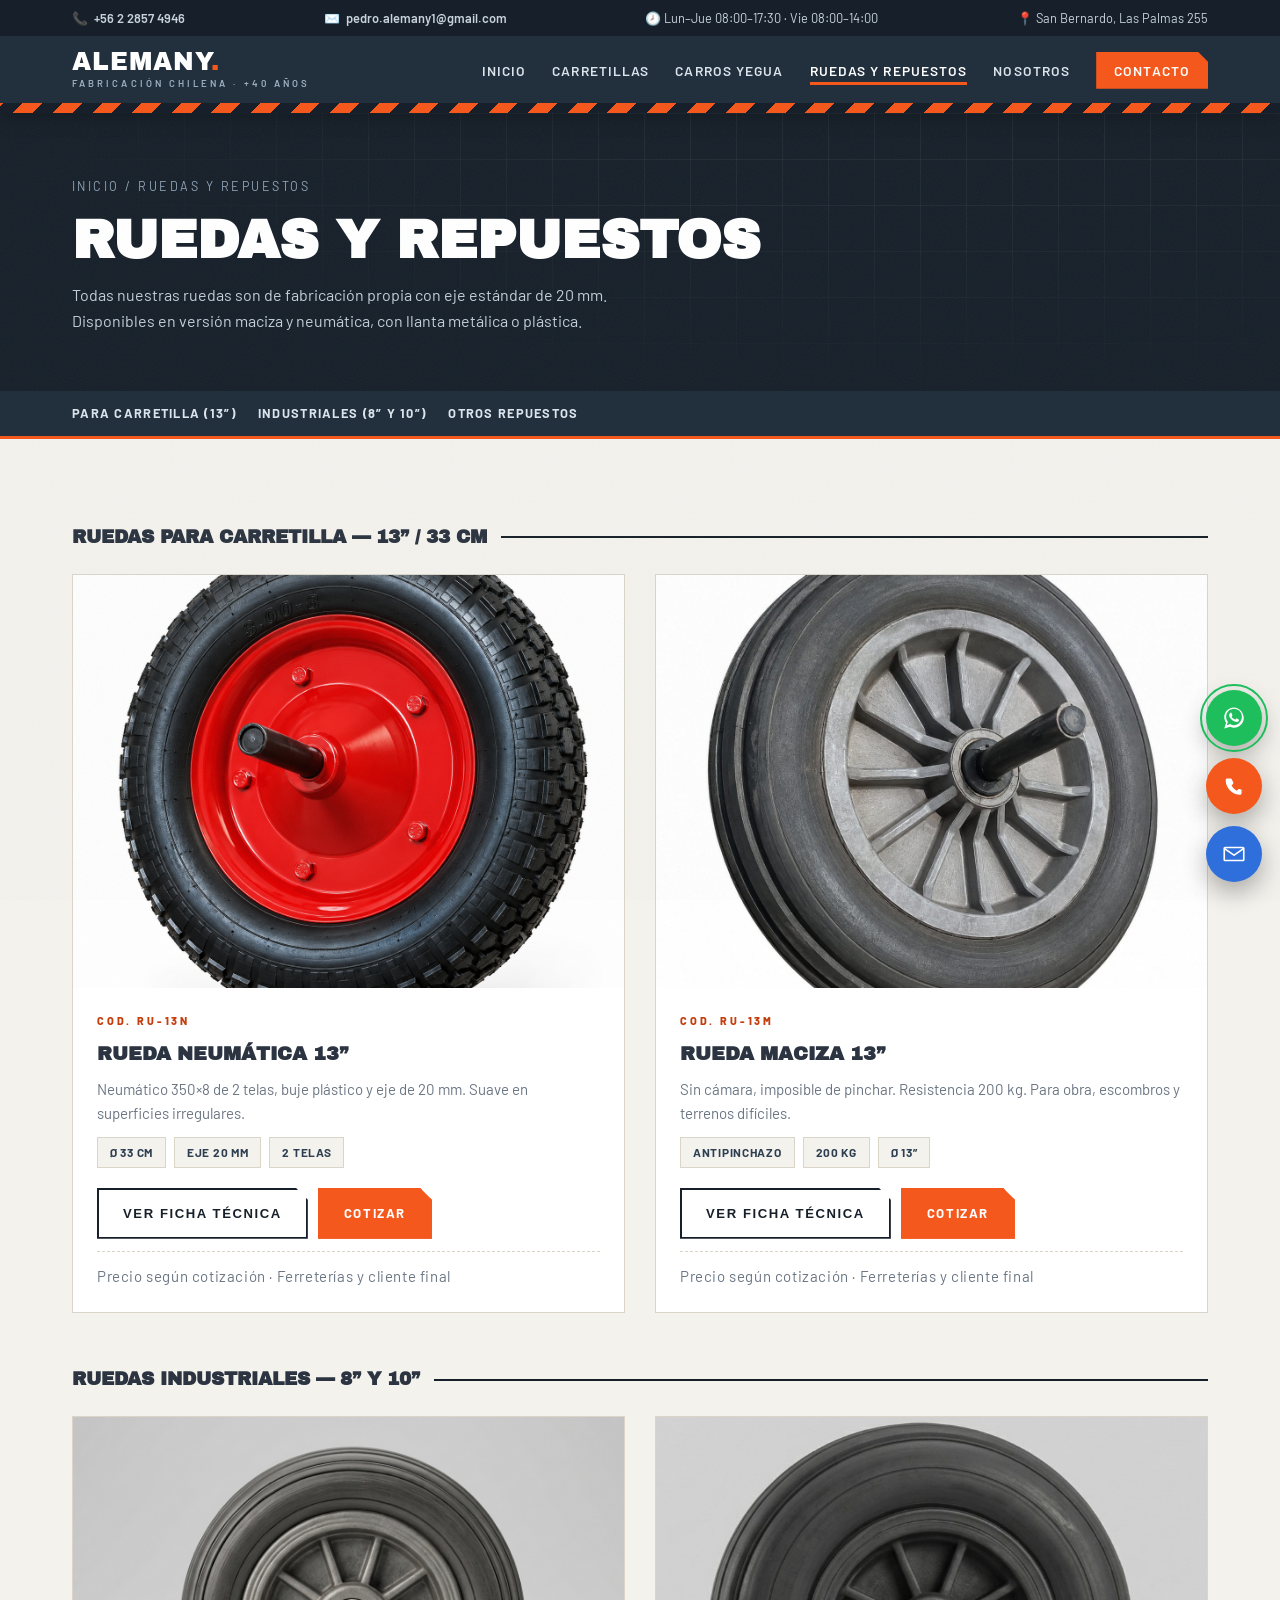
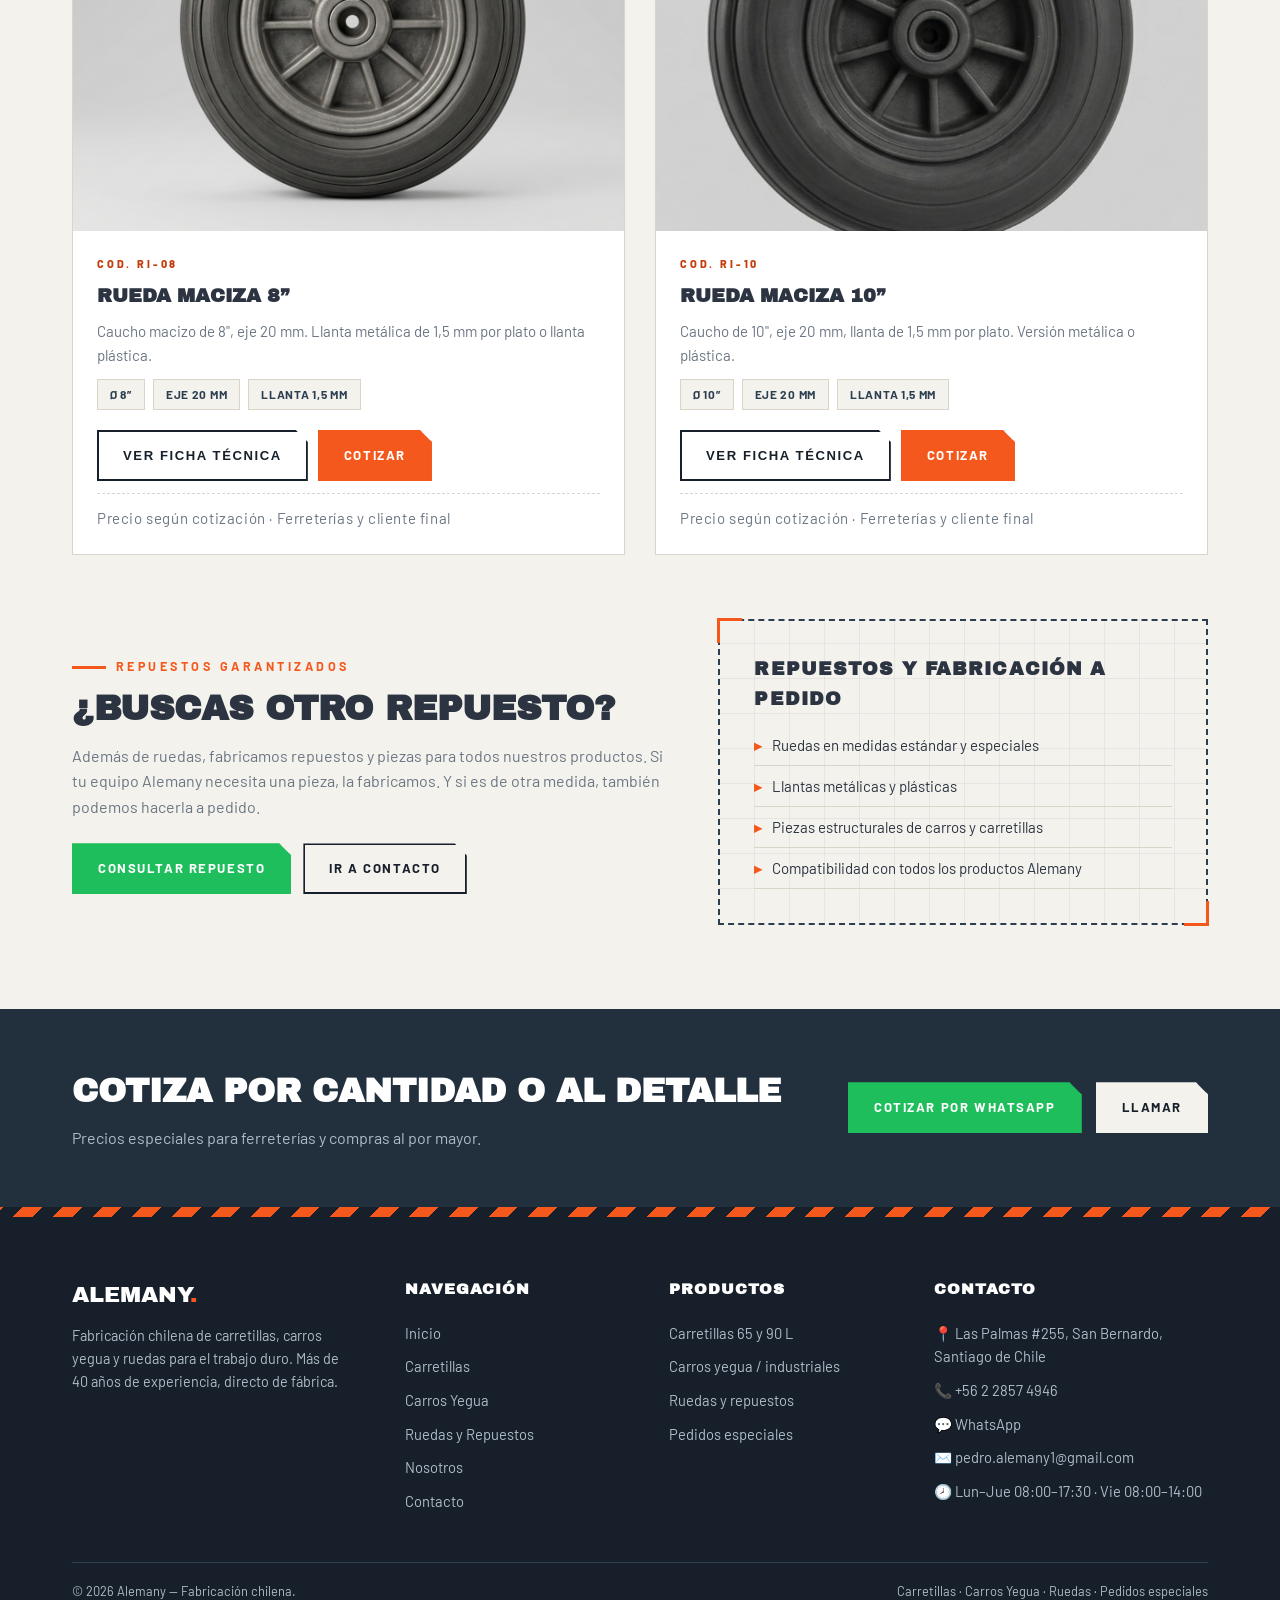
<file: ruedas-y-repuestos.html>
<!-- ruedas-y-repuestos.html — Categoría Ruedas y Repuestos -->
<!DOCTYPE html>
<html lang="es">
<head>
  <meta charset="UTF-8">
  <meta name="viewport" content="width=device-width, initial-scale=1.0">
  <title>Ruedas y Repuestos para Carretillas y Carros | Alemany</title>
  <meta name="description" content="Ruedas macizas y neumáticas de 8, 10 y 13 pulgadas con eje de 20 mm, llantas metálicas o plásticas. Repuestos de fabricación chilena directo de fábrica.">
  <link rel="icon" href="data:image/svg+xml,%3Csvg xmlns='http://www.w3.org/2000/svg' viewBox='0 0 32 32'%3E%3Crect width='32' height='32' fill='%23F4581C'/%3E%3Ctext x='16' y='23' font-family='Arial Black' font-size='19' fill='%2317202A' text-anchor='middle'%3EA%3C/text%3E%3C/svg%3E">
  <link rel="stylesheet" href="css/estilos.css">
  <link rel="stylesheet" href="css/catalogo-integracion.css">
</head>
<body data-catalogo-page="ruedas-y-repuestos">

<header data-componente="header"></header>

<div class="pagina-cab">
  <div class="contenedor">
    <div class="miga"><a href="index.html">Inicio</a> / Ruedas y Repuestos</div>
    <h1>Ruedas y repuestos</h1>
    <p>Todas nuestras ruedas son de fabricación propia con eje estándar de 20 mm. Disponibles en versión maciza y neumática, con llanta metálica o plástica.</p>
  </div>
</div>
<div class="subnav"><div class="contenedor">
  <a href="#ru-carretilla">Para carretilla (13”)</a><a href="#ru-industriales">Industriales (8” y 10”)</a><a href="#repuestos">Otros repuestos</a>
</div></div>

<section>
  <div class="contenedor">

    <h2 class="subtitulo-cat reveal" id="ru-carretilla" style="margin-top:0">Ruedas para carretilla — 13” / 33 cm</h2>
    <div class="productos-grid" data-catalogo-grupo="ruedas-13">

      <article class="producto reveal">
        <div class="producto-img"><img src="img/rueda350x8gpt.png" alt="Rueda neumática 13 pulgadas" onerror="this.onerror=null;this.src='https://via.placeholder.com/640x480/2C3E50/F4F2ED?text=Rueda+Neumatica+13'"></div>
        <div class="producto-info">
          <span class="producto-codigo">COD. RU-13N</span>
          <h3>Rueda neumática 13”</h3>
          <p>Neumático 350×8 de 2 telas, buje plástico y eje de 20 mm. Suave en superficies irregulares.</p>
          <ul class="chips"><li>Ø 33 cm</li><li>Eje 20 mm</li><li>2 telas</li></ul>
          <div class="producto-acciones">
            <button class="btn btn-linea" data-ficha="f-ru13n" data-nombre="Rueda neumática 13 pulgadas">Ver ficha técnica</button>
            <a class="btn btn-accent" target="_blank" rel="noopener" href="https://wa.me/56228574946?text=Hola%2C%20quiero%20cotizar%3A%20Rueda%20neum%C3%A1tica%2013%22.">Cotizar</a>
          </div>
          <p class="precio-nota">Precio según cotización · Ferreterías y cliente final</p>
        </div>
      </article>

      <article class="producto reveal ret-1">
        <div class="producto-img"><img src="img/rueda maciza_pastica.jpeg" alt="Rueda maciza 13 pulgadas" onerror="this.onerror=null;this.src='https://via.placeholder.com/640x480/2C3E50/F4F2ED?text=Rueda+Maciza+13'"></div>
        <div class="producto-info">
          <span class="producto-codigo">COD. RU-13M</span>
          <h3>Rueda maciza 13”</h3>
          <p>Sin cámara, imposible de pinchar. Resistencia 200 kg. Para obra, escombros y terrenos difíciles.</p>
          <ul class="chips"><li>Antipinchazo</li><li>200 kg</li><li>Ø 13”</li></ul>
          <div class="producto-acciones">
            <button class="btn btn-linea" data-ficha="f-ru13m" data-nombre="Rueda maciza 13 pulgadas">Ver ficha técnica</button>
            <a class="btn btn-accent" target="_blank" rel="noopener" href="https://wa.me/56228574946?text=Hola%2C%20quiero%20cotizar%3A%20Rueda%20maciza%2013%22.">Cotizar</a>
          </div>
          <p class="precio-nota">Precio según cotización · Ferreterías y cliente final</p>
        </div>
      </article>

    </div>

    <h2 class="subtitulo-cat reveal" id="ru-industriales">Ruedas industriales — 8” y 10”</h2>
    <div class="productos-grid" data-catalogo-grupo="ruedas-industriales">

      <article class="producto reveal">
        <div class="producto-img"><img src="img/rueda_8_macizagpt1.jpg" alt="Rueda maciza 8 pulgadas llanta metálica" onerror="this.onerror=null;this.src='https://via.placeholder.com/640x480/2C3E50/F4F2ED?text=Rueda+Maciza+8'"></div>
        <div class="producto-info">
          <span class="producto-codigo">COD. RI-08</span>
          <h3>Rueda maciza 8”</h3>
          <p>Caucho macizo de 8", eje 20 mm. Llanta metálica de 1,5 mm por plato o llanta plástica.</p>
          <ul class="chips"><li>Ø 8”</li><li>Eje 20 mm</li><li>Llanta 1,5 mm</li></ul>
          <div class="producto-acciones">
            <button class="btn btn-linea" data-ficha="f-ri08" data-nombre="Rueda maciza 8 pulgadas">Ver ficha técnica</button>
            <a class="btn btn-accent" target="_blank" rel="noopener" href="https://wa.me/56228574946?text=Hola%2C%20quiero%20cotizar%3A%20Rueda%20maciza%208%22.">Cotizar</a>
          </div>
          <p class="precio-nota">Precio según cotización · Ferreterías y cliente final</p>
        </div>
      </article>

      <article class="producto reveal ret-1">
        <div class="producto-img"><img src="img/rueda10maciza_gpt1.jpg" alt="Rueda maciza 10 pulgadas llanta plástica" onerror="this.onerror=null;this.src='https://via.placeholder.com/640x480/2C3E50/F4F2ED?text=Rueda+Maciza+10'"></div>
        <div class="producto-info">
          <span class="producto-codigo">COD. RI-10</span>
          <h3>Rueda maciza 10”</h3>
          <p>Caucho de 10", eje 20 mm, llanta de 1,5 mm por plato. Versión metálica o plástica.</p>
          <ul class="chips"><li>Ø 10”</li><li>Eje 20 mm</li><li>Llanta 1,5 mm</li></ul>
          <div class="producto-acciones">
            <button class="btn btn-linea" data-ficha="f-ri10" data-nombre="Rueda maciza 10 pulgadas">Ver ficha técnica</button>
            <a class="btn btn-accent" target="_blank" rel="noopener" href="https://wa.me/56228574946?text=Hola%2C%20quiero%20cotizar%3A%20Rueda%20maciza%2010%22.">Cotizar</a>
          </div>
          <p class="precio-nota">Precio según cotización · Ferreterías y cliente final</p>
        </div>
      </article>

    </div>

    <div id="repuestos" style="margin-top:64px" class="especiales">
      <div class="reveal">
        <span class="ceja">Repuestos garantizados</span>
        <h2 style="font-family:var(--display);text-transform:uppercase;font-size:clamp(1.5rem,3vw,2.2rem);margin-top:12px">¿Buscas otro repuesto?</h2>
        <p style="color:var(--gris);margin:14px 0 24px">Además de ruedas, fabricamos repuestos y piezas para todos nuestros productos. Si tu equipo Alemany necesita una pieza, la fabricamos. Y si es de otra medida, también podemos hacerla a pedido.</p>
        <div style="display:flex;gap:12px;flex-wrap:wrap">
          <a class="btn btn-wa" target="_blank" rel="noopener" href="https://wa.me/56228574946?text=Hola%2C%20necesito%20un%20repuesto.">Consultar repuesto</a>
          <a class="btn btn-linea" href="contacto.html">Ir a contacto</a>
        </div>
      </div>
      <div class="plano reveal ret-1">
        <h3>Repuestos y fabricación a pedido</h3>
        <ul>
          <li>Ruedas en medidas estándar y especiales</li>
          <li>Llantas metálicas y plásticas</li>
          <li>Piezas estructurales de carros y carretillas</li>
          <li>Compatibilidad con todos los productos Alemany</li>
        </ul>
      </div>
    </div>

  </div>
</section>

<!-- Fichas -->
<template id="f-ru13n">
  <span class="producto-codigo">COD. RU-13N</span>
  <h3>Rueda neumática 13”</h3>
  <p>Rueda con cámara para carretillas.</p>
  <table class="tabla-spec">
    <tr><th>Diámetro</th><td>13" / 33 cm</td></tr>
    <tr><th>Eje · diámetro externo</th><td>20 mm</td></tr>
    <tr><th>Buje</th><td>Plástico</td></tr>
    <tr><th>Llanta metálica</th><td>1,2 mm de espesor</td></tr>
    <tr><th>Neumático</th><td>2 telas, 350 × 8</td></tr>
  </table>
  <h5>Variantes disponibles</h5>
  <ul class="variantes"><li>Con llanta metálica</li><li>Con llanta plástica</li></ul>
</template>
<template id="f-ru13m">
  <span class="producto-codigo">COD. RU-13M</span>
  <h3>Rueda maciza 13”</h3>
  <p>Sin cámara, especial para trabajo pesado: no se pincha.</p>
  <table class="tabla-spec">
    <tr><th>Tipo</th><td>Maciza, sin cámara</td></tr>
    <tr><th>Diámetro rueda completa</th><td>13"</td></tr>
    <tr><th>Resistencia</th><td>200 kg</td></tr>
    <tr><th>Llanta estándar</th><td>Plástica</td></tr>
  </table>
  <h5>Variantes disponibles</h5>
  <ul class="variantes"><li>Con llanta metálica</li><li>Con llanta plástica</li></ul>
</template>
<template id="f-ri08">
  <span class="producto-codigo">COD. RI-08</span>
  <h3>Rueda maciza 8”</h3>
  <p>Rueda de caucho macizo de diámetro 8".</p>
  <table class="tabla-spec">
    <tr><th>Diámetro</th><td>8"</td></tr>
    <tr><th>Llanta metálica</th><td>1,5 mm de espesor por cada plato</td></tr>
    <tr><th>Diámetro de eje</th><td>20 mm</td></tr>
  </table>
  <h5>Variantes disponibles</h5>
  <ul class="variantes"><li>Llanta metálica</li><li>Llanta plástica maciza</li></ul>
</template>
<template id="f-ri10">
  <span class="producto-codigo">COD. RI-10</span>
  <h3>Rueda maciza 10”</h3>
  <p>Rueda de caucho de 10" de diámetro.</p>
  <table class="tabla-spec">
    <tr><th>Diámetro</th><td>10"</td></tr>
    <tr><th>Llanta</th><td>1,5 mm de espesor cada plato</td></tr>
    <tr><th>Diámetro de eje</th><td>20 mm</td></tr>
  </table>
  <h5>Variantes disponibles</h5>
  <ul class="variantes"><li>Llanta metálica</li><li>Llanta plástica maciza</li></ul>
</template>

<section class="banda">
  <div class="contenedor">
    <div><h2>Cotiza por cantidad o al detalle</h2><p>Precios especiales para ferreterías y compras al por mayor.</p></div>
    <div class="banda-botones">
      <a class="btn btn-wa" target="_blank" rel="noopener" href="https://wa.me/56228574946?text=Hola%2C%20quiero%20cotizar%20ruedas%20por%20cantidad.">Cotizar por WhatsApp</a>
      <a class="btn btn-claro" href="tel:+56228574946">Llamar</a>
    </div>
  </div>
</section>

<div class="modal" id="modal-ficha" aria-hidden="true">
  <div class="modal-caja">
    <button class="modal-cerrar" aria-label="Cerrar">✕</button>
    <div class="modal-contenido"></div>
    <div class="modal-acciones"><a class="btn btn-wa" id="modal-wa" target="_blank" rel="noopener">Cotizar este producto por WhatsApp</a></div>
  </div>
</div>

<footer data-componente="footer"></footer>
<script src="js/componentes.js"></script>
<script src="js/funciones.js"></script>
<script src="js/catalogo-config.js"></script>
<script src="js/catalogo.js"></script>
</body>
</html>
</file>
<file: css/estilos.css>
/* css/estilos.css — ALEMANY */
@import url('https://fonts.googleapis.com/css2?family=Archivo+Black&family=Barlow:wght@400;500;600;700;800&display=swap');

:root{
  --carbon:#17202A;      /* acero oscuro */
  --acero:#22303E;
  --acero-2:#2C3E50;
  --naranja:#F4581C;     /* seguridad */
  --naranja-osc:#C43E0E;
  --papel:#F4F2ED;
  --linea:#DAD5C8;
  --texto:#2B3440;
  --gris:#6B7683;
  --verde-wa:#1EBE5D;
  --azul-mail:#2E6FDB;
  --display:'Archivo Black',sans-serif;
  --cuerpo:'Barlow',sans-serif;
}

*{margin:0;padding:0;box-sizing:border-box}
html{scroll-behavior:smooth}
body{font-family:var(--cuerpo);background:var(--papel);color:var(--texto);line-height:1.6;overflow-x:hidden}
img{max-width:100%;display:block}
a{color:inherit;text-decoration:none}
ul{list-style:none}
::selection{background:var(--naranja);color:#fff}

.contenedor{max-width:1180px;margin:0 auto;padding:0 22px}
.mostrar{opacity:1;transform:none}

/* ===== textura ruido + franjas seguridad ===== */
.ruido{position:fixed;inset:0;pointer-events:none;z-index:3;opacity:.05;
  background-image:url("data:image/svg+xml,%3Csvg xmlns='http://www.w3.org/2000/svg' width='140' height='140'%3E%3Cfilter id='n'%3E%3CfeTurbulence type='fractalNoise' baseFrequency='.85' numOctaves='2'/%3E%3C/filter%3E%3Crect width='140' height='140' filter='url(%23n)' opacity='.9'/%3E%3C/svg%3E")}
.franjas{height:10px;background:repeating-linear-gradient(-45deg,var(--carbon) 0 14px,var(--naranja) 14px 28px)}

/* ===== botones ===== */
.btn{display:inline-flex;align-items:center;gap:8px;padding:13px 24px;font-weight:700;font-size:.82rem;
  letter-spacing:.12em;text-transform:uppercase;border:2px solid var(--carbon);cursor:pointer;
  transition:transform .25s,box-shadow .25s,background .25s,color .25s;clip-path:polygon(0 0,calc(100% - 12px) 0,100% 12px,100% 100%,0 100%)}
.btn:hover{transform:translateY(-3px)}
.btn-accent{background:var(--naranja);border-color:var(--naranja);color:#fff}
.btn-accent:hover{background:var(--naranja-osc);border-color:var(--naranja-osc);box-shadow:0 10px 22px rgba(244,88,28,.35)}
.btn-linea{background:transparent;color:var(--carbon)}
.btn-linea:hover{background:var(--carbon);color:var(--papel)}
.btn-wa{background:var(--verde-wa);border-color:var(--verde-wa);color:#fff}
.btn-wa:hover{filter:brightness(.92);box-shadow:0 10px 22px rgba(30,190,93,.35)}
.btn-claro{background:var(--papel);border-color:var(--papel);color:var(--carbon)}
.btn-claro:hover{background:var(--naranja);border-color:var(--naranja);color:#fff}

/* ===== barra superior ===== */
.topbar{background:var(--carbon);color:#c8d2dc;font-size:.8rem}
.topbar .contenedor{display:flex;justify-content:space-between;gap:16px;padding-top:8px;padding-bottom:8px;flex-wrap:wrap}
.topbar a{font-weight:600}
.topbar a:hover{color:var(--naranja)}
.topbar .dato{display:inline-flex;align-items:center;gap:6px}

/* ===== header / nav ===== */
header{position:sticky;top:0;z-index:50;background:var(--acero);box-shadow:0 4px 18px rgba(0,0,0,.25)}
.nav-wrap{display:flex;align-items:center;justify-content:space-between;padding:14px 22px;max-width:1180px;margin:0 auto}
.logo{font-family:var(--display);font-size:1.55rem;color:#fff;letter-spacing:.04em;line-height:1}
.logo em{font-style:normal;color:var(--naranja)}
.logo small{display:block;font-family:var(--cuerpo);font-size:.6rem;font-weight:600;letter-spacing:.32em;color:#9db0c2;margin-top:4px;text-transform:uppercase}
nav ul{display:flex;align-items:center;gap:26px}
nav a{color:#dbe4ec;font-weight:600;font-size:.86rem;letter-spacing:.08em;text-transform:uppercase;position:relative;padding:6px 0}
nav a::after{content:"";position:absolute;left:0;bottom:0;height:3px;width:0;background:var(--naranja);transition:width .3s}
nav a:hover::after,nav a.activo::after{width:100%}
nav a.activo{color:#fff}
.btn-nav{background:var(--naranja);color:#fff!important;padding:10px 18px;clip-path:polygon(0 0,calc(100% - 10px) 0,100% 10px,100% 100%,0 100%)}
.btn-nav::after{display:none}
.btn-nav:hover{background:var(--naranja-osc)}
.hamb{display:none;background:none;border:0;cursor:pointer;flex-direction:column;gap:5px;padding:6px}
.hamb span{width:26px;height:3px;background:#fff;transition:.3s}

/* ===== portada / hero ===== */
.hero{background:var(--carbon);color:#fff;position:relative;overflow:hidden}
.hero::before{content:"";position:absolute;inset:0;
  background-image:linear-gradient(rgba(255,255,255,.045) 1px,transparent 1px),linear-gradient(90deg,rgba(255,255,255,.045) 1px,transparent 1px);
  background-size:46px 46px;mask-image:radial-gradient(ellipse at 30% 20%,#000 30%,transparent 75%)}
.hero .contenedor{position:relative;display:grid;grid-template-columns:1.15fr .85fr;gap:52px;align-items:center;padding-top:72px;padding-bottom:84px}
.ceja{display:inline-flex;align-items:center;gap:10px;font-size:.78rem;font-weight:700;letter-spacing:.28em;text-transform:uppercase;color:var(--naranja)}
.ceja::before{content:"";width:34px;height:3px;background:var(--naranja)}
.hero h1{font-family:var(--display);font-size:clamp(2.3rem,5.4vw,4.3rem);line-height:1.04;text-transform:uppercase;margin:18px 0 20px}
.hero h1 .acento{color:var(--naranja)}
.mascara{display:block;overflow:hidden}
.mascara>span{display:block;transform:translateY(112%);animation:subir .9s cubic-bezier(.2,.7,.2,1) forwards}
.mascara:nth-child(2)>span{animation-delay:.12s}
.mascara:nth-child(3)>span{animation-delay:.24s}
@keyframes subir{to{transform:translateY(0)}}
.hero p.bajada{max-width:52ch;color:#c3cfda;font-size:1.06rem}
.hero-botones{display:flex;gap:14px;flex-wrap:wrap;margin-top:30px}
.cifras{display:flex;gap:38px;margin-top:44px;flex-wrap:wrap}
.cifra b{font-family:var(--display);font-size:2rem;color:var(--naranja);display:block;line-height:1}
.cifra span{font-size:.78rem;letter-spacing:.14em;text-transform:uppercase;color:#9db0c2}

/* placa técnica del hero */
.placa{background:var(--acero);border:1px solid #3c5064;position:relative;padding:26px;box-shadow:0 30px 60px rgba(0,0,0,.4)}
.placa::before{content:"";position:absolute;inset:8px;border:1px dashed #46607a;pointer-events:none}
.placa img{filter:saturate(.9);margin-bottom:18px}
.placa h3{font-family:var(--display);font-size:1rem;letter-spacing:.06em;text-transform:uppercase;color:#fff;margin-bottom:12px}
.placa dl{display:grid;grid-template-columns:auto 1fr;gap:6px 16px;font-size:.85rem}
.placa dt{color:#8fa3b6;text-transform:uppercase;letter-spacing:.1em;font-size:.7rem;font-weight:700;padding-top:2px}
.placa dd{color:#e8eef4;font-weight:600}
.sello{position:absolute;top:-16px;right:-14px;background:var(--naranja);color:#fff;font-weight:800;font-size:.68rem;letter-spacing:.16em;text-transform:uppercase;padding:9px 14px;transform:rotate(4deg);box-shadow:0 8px 18px rgba(0,0,0,.35)}

/* ===== cinta transportadora (marquee) ===== */
.cinta{background:var(--carbon);border-top:1px solid #2e4152;border-bottom:1px solid #2e4152;overflow:hidden;position:relative}
.cinta-pista{display:flex;width:max-content;animation:cinta 26s linear infinite}
.cinta-pista span{font-family:var(--display);color:#fff;font-size:.95rem;letter-spacing:.12em;text-transform:uppercase;padding:14px 0;white-space:nowrap}
.cinta-pista i{color:var(--naranja);font-style:normal;padding:14px 26px}
@keyframes cinta{to{transform:translateX(-50%)}}

/* ===== secciones ===== */
section{padding:84px 0}
.sec-titulo{margin-bottom:44px}
.sec-titulo .ceja{color:var(--naranja-osc)}
.sec-titulo h2{font-family:var(--display);font-size:clamp(1.7rem,3.4vw,2.6rem);text-transform:uppercase;line-height:1.1;margin-top:12px}
.sec-titulo p{color:var(--gris);max-width:60ch;margin-top:10px}

/* categorías (índice de taller) */
.cat-lista{border-top:2px solid var(--carbon)}
.cat-item{display:grid;grid-template-columns:90px 1fr 220px 60px;gap:24px;align-items:center;padding:26px 10px;border-bottom:2px solid var(--carbon);transition:background .3s,padding .3s;position:relative}
.cat-item:hover{background:#ece8de;padding-left:22px}
.cat-num{font-family:var(--display);font-size:2rem;color:transparent;-webkit-text-stroke:1.5px var(--acero-2)}
.cat-item h3{font-family:var(--display);font-size:1.35rem;text-transform:uppercase}
.cat-item p{color:var(--gris);font-size:.94rem;margin-top:4px}
.cat-item img{height:110px;width:100%;object-fit:cover;filter:grayscale(.25);transition:filter .3s,transform .3s}
.cat-item:hover img{filter:none;transform:scale(1.03)}
.cat-flecha{font-family:var(--display);font-size:1.6rem;color:var(--naranja);transition:transform .3s;text-align:right}
.cat-item:hover .cat-flecha{transform:translateX(8px)}

/* ventajas */
.sec-oscura{background:var(--carbon);color:#fff;position:relative}
.sec-oscura .sec-titulo h2{color:#fff}
.sec-oscura .sec-titulo p{color:#9db0c2}
.sec-oscura .ceja{color:var(--naranja)}
.ventajas{display:grid;grid-template-columns:repeat(3,1fr);border:1px solid #34485c}
.ventaja{padding:30px 26px;border-right:1px solid #34485c;border-bottom:1px solid #34485c;position:relative;transition:background .3s}
.ventaja:nth-child(3n){border-right:0}
.ventaja:nth-last-child(-n+3){border-bottom:0}
.ventaja:hover{background:var(--acero)}
.ventaja::before{content:"";position:absolute;top:0;left:0;height:3px;width:0;background:var(--naranja);transition:width .4s}
.ventaja:hover::before{width:100%}
.ventaja b{font-family:var(--display);font-size:1.5rem;color:var(--naranja);display:block;margin-bottom:8px}
.ventaja h3{font-size:1rem;text-transform:uppercase;letter-spacing:.06em;margin-bottom:8px}
.ventaja p{color:#aebdc9;font-size:.92rem}

/* usos */
.usos{display:flex;flex-wrap:wrap;gap:14px;justify-content:center}
.uso{border:1px solid #3c5064;padding:14px 26px;font-weight:700;letter-spacing:.14em;text-transform:uppercase;font-size:.8rem;color:#dbe4ec;display:flex;gap:10px;align-items:center;transition:.3s}
.uso svg{width:18px;height:18px;fill:var(--naranja)}
.uso:hover{background:var(--naranja);border-color:var(--naranja);color:#fff;transform:translateY(-4px)}
.uso:hover svg{fill:#fff}

/* pedidos especiales */
.especiales{display:grid;grid-template-columns:1.1fr .9fr;gap:48px;align-items:center}
.especiales h2{font-family:var(--display);font-size:clamp(1.6rem,3vw,2.4rem);text-transform:uppercase;line-height:1.12}
.especiales h2 em{font-style:normal;color:var(--naranja-osc)}
.especiales p{color:var(--gris);margin:14px 0 24px}
.plano{border:2px dashed var(--acero-2);padding:34px;position:relative;background:
  repeating-linear-gradient(0deg,transparent 0 34px,rgba(44,62,80,.07) 34px 35px),
  repeating-linear-gradient(90deg,transparent 0 34px,rgba(44,62,80,.07) 34px 35px)}
.plano::before,.plano::after{content:"";position:absolute;width:22px;height:22px;border:3px solid var(--naranja)}
.plano::before{top:-3px;left:-3px;border-right:0;border-bottom:0}
.plano::after{bottom:-3px;right:-3px;border-left:0;border-top:0}
.plano h3{font-family:var(--display);text-transform:uppercase;letter-spacing:.06em;margin-bottom:10px}
.plano ul li{padding:8px 0;border-bottom:1px solid var(--linea);font-size:.94rem;display:flex;gap:10px}
.plano ul li::before{content:"▸";color:var(--naranja);font-weight:800}

/* pasos */
.pasos{display:grid;grid-template-columns:repeat(3,1fr);gap:0;border:2px solid var(--carbon);counter-reset:paso}
.paso{padding:34px 28px;border-right:2px solid var(--carbon);counter-increment:paso;position:relative;transition:background .3s}
.paso:last-child{border-right:0}
.paso:hover{background:#ece8de}
.paso::before{content:"PASO 0" counter(paso);font-weight:800;font-size:.72rem;letter-spacing:.24em;color:var(--naranja-osc)}
.paso h3{font-family:var(--display);text-transform:uppercase;font-size:1.05rem;margin:10px 0 8px}
.paso p{color:var(--gris);font-size:.92rem}

/* banda CTA */
.banda{background:var(--acero);color:#fff;padding:56px 0}
.banda .contenedor{display:flex;justify-content:space-between;align-items:center;gap:26px;flex-wrap:wrap}
.banda h2{font-family:var(--display);font-size:clamp(1.4rem,2.8vw,2.1rem);text-transform:uppercase}
.banda p{color:#aebdc9;margin-top:6px}
.banda-botones{display:flex;gap:14px;flex-wrap:wrap}

/* ===== tarjetas de producto ===== */
.productos-grid{display:grid;grid-template-columns:repeat(2,1fr);gap:30px}
.producto{background:#fff;border:1px solid var(--linea);display:flex;flex-direction:column;position:relative;transition:transform .3s,box-shadow .3s}
.producto::before{content:"";position:absolute;top:0;left:0;height:4px;width:0;background:var(--naranja);z-index:2;transition:width .4s}
.producto:hover{transform:translateY(-6px);box-shadow:0 24px 44px rgba(23,32,42,.14)}
.producto:hover::before{width:100%}
.producto-img{overflow:hidden;background:var(--acero-2)}
.producto-img img{width:100%;height:250px;object-fit:cover;transition:transform .5s}
.producto:hover .producto-img img{transform:scale(1.06)}
.producto-info{padding:24px;display:flex;flex-direction:column;gap:12px;flex:1}
.producto-codigo{font-size:.68rem;font-weight:800;letter-spacing:.26em;color:var(--naranja-osc)}
.producto-info h3{font-family:var(--display);font-size:1.2rem;text-transform:uppercase;line-height:1.2}
.producto-info>p{color:var(--gris);font-size:.94rem}
.chips{display:flex;flex-wrap:wrap;gap:8px}
.chips li{background:var(--papel);border:1px solid var(--linea);padding:5px 12px;font-size:.74rem;font-weight:700;letter-spacing:.06em;text-transform:uppercase;color:var(--acero-2)}
.producto-acciones{display:flex;gap:10px;flex-wrap:wrap;margin-top:auto;padding-top:8px}
.precio-nota{font-size:.78rem;color:var(--gris);border-top:1px dashed var(--linea);padding-top:12px;letter-spacing:.04em}
.subtitulo-cat{font-family:var(--display);text-transform:uppercase;font-size:1.15rem;margin:52px 0 22px;display:flex;align-items:center;gap:14px}
.subtitulo-cat::after{content:"";flex:1;height:2px;background:var(--carbon)}

/* cabecera interior de página */
.pagina-cab{background:var(--carbon);color:#fff;padding:64px 0 58px;position:relative;overflow:hidden}
.pagina-cab::before{content:"";position:absolute;inset:0;
  background-image:linear-gradient(rgba(255,255,255,.05) 1px,transparent 1px),linear-gradient(90deg,rgba(255,255,255,.05) 1px,transparent 1px);
  background-size:46px 46px;mask-image:radial-gradient(ellipse at 70% 0%,#000 20%,transparent 75%)}
.pagina-cab .contenedor{position:relative}
.miga{font-size:.78rem;letter-spacing:.2em;text-transform:uppercase;color:#8fa3b6;margin-bottom:14px}
.miga a:hover{color:var(--naranja)}
.pagina-cab h1{font-family:var(--display);font-size:clamp(2rem,4.6vw,3.4rem);text-transform:uppercase;line-height:1.05}
.pagina-cab p{color:#c3cfda;max-width:64ch;margin-top:14px}
.subnav{position:sticky;top:64px;z-index:40;background:var(--acero);border-bottom:3px solid var(--naranja)}
.subnav .contenedor{display:flex;gap:22px;overflow-x:auto;padding-top:12px;padding-bottom:12px}
.subnav a{color:#dbe4ec;font-weight:700;font-size:.8rem;letter-spacing:.1em;text-transform:uppercase;white-space:nowrap}
.subnav a:hover{color:var(--naranja)}

/* ===== modal ficha ===== */
.modal{position:fixed;inset:0;background:rgba(12,18,24,.78);z-index:100;display:none;align-items:center;justify-content:center;padding:22px}
.modal.abierto{display:flex;animation:aparecer .25s ease}
@keyframes aparecer{from{opacity:0}to{opacity:1}}
.modal-caja{background:var(--papel);max-width:660px;width:100%;max-height:86vh;overflow:auto;position:relative;border-top:10px solid transparent;
  border-image:repeating-linear-gradient(-45deg,var(--carbon) 0 12px,var(--naranja) 12px 24px) 10;animation:subirCaja .3s cubic-bezier(.2,.7,.2,1)}
@keyframes subirCaja{from{transform:translateY(30px);opacity:0}to{transform:none;opacity:1}}
.modal-cerrar{position:absolute;top:12px;right:12px;background:var(--carbon);color:#fff;border:0;width:38px;height:38px;font-size:1.2rem;cursor:pointer;transition:.25s}
.modal-cerrar:hover{background:var(--naranja);transform:rotate(90deg)}
.modal-contenido{padding:36px}
.modal-contenido .producto-codigo{display:block;margin-bottom:6px}
.modal-contenido h3{font-family:var(--display);font-size:1.5rem;text-transform:uppercase;margin-bottom:10px}
.modal-contenido>p{color:var(--gris);margin-bottom:18px}
.tabla-spec{width:100%;border-collapse:collapse;margin-bottom:18px;font-size:.92rem}
.tabla-spec th,.tabla-spec td{border:1px solid var(--linea);padding:9px 12px;text-align:left}
.tabla-spec th{background:#fff;font-size:.72rem;letter-spacing:.14em;text-transform:uppercase;color:var(--acero-2);width:42%}
.modal-contenido h5{font-size:.78rem;letter-spacing:.22em;text-transform:uppercase;color:var(--naranja-osc);margin:14px 0 8px}
.variantes li{padding:7px 0;border-bottom:1px dashed var(--linea);font-size:.92rem;display:flex;gap:10px}
.variantes li::before{content:"▸";color:var(--naranja);font-weight:800}
.modal-acciones{padding:0 36px 34px;display:flex;gap:12px;flex-wrap:wrap}

/* ===== contacto ===== */
.contacto-grid{display:grid;grid-template-columns:.9fr 1.1fr;gap:44px;align-items:start}
.dato-contacto{background:#fff;border:1px solid var(--linea);border-left:5px solid var(--naranja);padding:20px 22px;margin-bottom:16px;transition:transform .25s,box-shadow .25s}
.dato-contacto:hover{transform:translateX(6px);box-shadow:0 12px 26px rgba(23,32,42,.1)}
.dato-contacto b{display:block;font-size:.72rem;letter-spacing:.22em;text-transform:uppercase;color:var(--naranja-osc);margin-bottom:4px}
.dato-contacto a{font-weight:700}
.dato-contacto a:hover{color:var(--naranja-osc)}
.form-caja{background:#fff;border:1px solid var(--linea);padding:34px}
.form-caja h3{font-family:var(--display);text-transform:uppercase;font-size:1.15rem;margin-bottom:6px}
.form-caja>p{color:var(--gris);font-size:.9rem;margin-bottom:22px}
.form-fila{display:grid;grid-template-columns:1fr 1fr;gap:16px}
.campo{margin-bottom:16px}
.campo label{display:block;font-size:.72rem;font-weight:800;letter-spacing:.18em;text-transform:uppercase;margin-bottom:6px;color:var(--acero-2)}
.campo input,.campo select,.campo textarea{width:100%;padding:13px 14px;border:1px solid var(--linea);background:var(--papel);font-family:var(--cuerpo);font-size:.95rem;transition:border .25s,box-shadow .25s}
.campo input:focus,.campo select:focus,.campo textarea:focus{outline:0;border-color:var(--naranja);box-shadow:0 0 0 3px rgba(244,88,28,.15)}
.form-nota{font-size:.8rem;color:var(--gris);margin-top:14px}

/* nosotros */
.nosotros-grid{display:grid;grid-template-columns:1.05fr .95fr;gap:48px;align-items:center}
.nosotros-grid img{border:2px solid var(--carbon);box-shadow:14px 14px 0 var(--naranja)}
.nosotros-texto p{margin-bottom:16px;color:var(--texto)}
.valores{display:grid;grid-template-columns:repeat(2,1fr);gap:16px;margin-top:26px}
.valor{border:1px solid var(--linea);background:#fff;padding:18px}
.valor b{color:var(--naranja-osc);display:block;font-size:.78rem;letter-spacing:.18em;text-transform:uppercase;margin-bottom:6px}
.valor p{font-size:.88rem;color:var(--gris);margin:0}

/* ===== footer ===== */
footer{background:var(--carbon);color:#aebdc9}
.footer-grid{display:grid;grid-template-columns:1.3fr 1fr 1fr 1.2fr;gap:36px;padding:60px 0 44px}
footer h4{color:#fff;font-family:var(--display);text-transform:uppercase;font-size:.95rem;letter-spacing:.06em;margin-bottom:16px}
footer li{padding:5px 0;font-size:.92rem}
footer a:hover{color:var(--naranja)}
.footer-bajo{border-top:1px solid #2e4152;padding:18px 0;font-size:.8rem;display:flex;justify-content:space-between;gap:12px;flex-wrap:wrap}
.footer-marca{font-family:var(--display);font-size:1.4rem;color:#fff}
.footer-marca em{font-style:normal;color:var(--naranja)}
footer .desc{font-size:.9rem;margin-top:12px;max-width:34ch}

/* ===== botones flotantes ===== */
.flotantes{position:fixed;right:18px;bottom:18px;display:flex;flex-direction:column;gap:12px;z-index:90}
.flotante{width:56px;height:56px;border-radius:50%;display:flex;align-items:center;justify-content:center;color:#fff;
  box-shadow:0 10px 24px rgba(0,0,0,.3);position:relative;transition:transform .25s}
.flotante:hover{transform:scale(1.12)}
.flotante svg{width:26px;height:26px;fill:#fff}
.flotante::after{content:attr(data-etiqueta);position:absolute;right:66px;top:50%;transform:translateY(-50%);background:var(--carbon);
  color:#fff;font-size:.72rem;font-weight:700;letter-spacing:.08em;padding:7px 12px;white-space:nowrap;opacity:0;pointer-events:none;transition:opacity .25s}
.flotante:hover::after{opacity:1}
.f-wa{background:var(--verde-wa)}
.f-tel{background:var(--naranja)}
.f-mail{background:var(--azul-mail)}
.f-wa.pulso::before{content:"";position:absolute;inset:-6px;border-radius:50%;border:2px solid var(--verde-wa);animation:pulso 2s infinite}
@keyframes pulso{0%{transform:scale(.85);opacity:1}100%{transform:scale(1.35);opacity:0}}

/* ===== reveal scroll ===== */
.reveal{opacity:0;transform:translateY(26px);transition:opacity .7s ease,transform .7s cubic-bezier(.2,.7,.2,1)}
.reveal.visible{opacity:1;transform:none}
.reveal.ret-1{transition-delay:.1s}.reveal.ret-2{transition-delay:.2s}.reveal.ret-3{transition-delay:.3s}

/* ===== responsive ===== */

@media(max-width:960px){
  .hero .contenedor{grid-template-columns:1fr;padding-top:52px}
  .ventajas{grid-template-columns:1fr 1fr}
  .ventaja:nth-child(3n){border-right:1px solid #34485c}
  .ventaja:nth-child(2n){border-right:0}
  .ventaja:nth-last-child(-n+3){border-bottom:1px solid #34485c}
  .ventaja:nth-last-child(-n+2){border-bottom:0}
  .especiales,.contacto-grid,.nosotros-grid{grid-template-columns:1fr}
  .productos-grid{grid-template-columns:1fr 1fr}
  .footer-grid{grid-template-columns:1fr 1fr}

  .cat-item {
    grid-template-columns: 45px minmax(0, 1fr) 25px;
    gap: 10px;
    align-items: center;
  }

  .cat-item img {
    display: block;
    width: 100%;
    max-width: 80px;
    height: 100px;
    object-fit: contain;
    object-position: center;
  }
}

@media(max-width:700px){
  nav ul{position:fixed;inset:0;top:0;background:var(--carbon);flex-direction:column;justify-content:center;gap:30px;
    transform:translateX(100%);transition:transform .35s;z-index:60}
  nav ul.abierto{transform:none}
  nav a{font-size:1.1rem}
  .hamb{display:flex;z-index:70}
  .hamb.activo span:nth-child(1){transform:translateY(8px) rotate(45deg)}
  .hamb.activo span:nth-child(2){opacity:0}
  .hamb.activo span:nth-child(3){transform:translateY(-8px) rotate(-45deg)}
  .productos-grid,.pasos,.form-fila,.valores{grid-template-columns:1fr}
  .paso{border-right:0;border-bottom:2px solid var(--carbon)}
  .paso:last-child{border-bottom:0}
  .footer-grid{grid-template-columns:1fr}
  .flotante::after{display:none}
  section{padding:60px 0}
}

/* ===== movimiento reducido ===== */
@media(prefers-reduced-motion:reduce){
  *,*::before,*::after{animation:none!important;transition:none!important}
  html{scroll-behavior:auto}
  .mascara>span{transform:none}
  .reveal{opacity:1;transform:none}
  .cinta-pista{animation:none;flex-wrap:wrap}
}

/* ============================================================
   BLOQUE V2 — pegar AL FINAL de css/estilos.css
   (reemplaza al bloque V1 de galerías/banner/lightbox)
   ============================================================ */

/* ---- banner panorámico de cada sección ---- */
.banner-cat{position:relative;height:clamp(280px,40vw,420px);overflow:hidden
  ;background:var(--acero-2)}
.banner-cat img{width:100%;
  height:100%;
  object-fit:cover;
  object-position:center 60%;
  animation:kenburns 18s ease-in-out infinite alternate}
@keyframes kenburns{from{transform:scale(1) translateY(0)}to{transform:scale(1.1) translateY(-8px)}}
.banner-sombra{position:absolute;inset:0;background:linear-gradient(180deg,rgba(23,32,42,.10) 0%,rgba(23,32,42,.78) 100%)}
.banner-etiqueta{position:absolute;left:26px;bottom:18px;color:#fff;font-weight:800;font-size:.8rem;
  letter-spacing:.22em;text-transform:uppercase;display:flex;align-items:center;gap:12px}
.banner-etiqueta::before{content:"";width:30px;height:3px;background:var(--naranja)}

/* ---- tarjeta de producto: proporción fija 4:3, sin galería visible ---- */
.producto-img{aspect-ratio:4/3;height:auto}
.producto-img>img{height:100%}
.producto-img .galeria-mini,
.producto-img .galeria-zoom{display:none}
.producto-img .galeria-principal{cursor:default}

/* ---- galería DENTRO de la ficha técnica (modal) ---- */
.ficha-galeria{position:relative;margin:-36px -36px 22px;background:#fff}
.ficha-galeria .galeria-principal{width:100%;aspect-ratio:4/3;height:auto;object-fit:contain;
  background:#fff;cursor:zoom-in;transition:opacity .25s ease}
.ficha-galeria .galeria-principal.cambiando{opacity:0}
.ficha-galeria .galeria-zoom{position:absolute;top:10px;right:10px;width:36px;height:36px;z-index:2;border:0;
  cursor:pointer;background:rgba(23,32,42,.78);color:#fff;font-size:1.05rem;line-height:1;
  transition:background .25s,transform .25s}
.ficha-galeria .galeria-zoom:hover{background:var(--naranja);transform:scale(1.08)}
.ficha-galeria .galeria-mini{display:flex;gap:8px;padding:10px;background:#fff;
  border-top:1px solid var(--linea);border-bottom:1px solid var(--linea)}
.mini{width:66px;height:50px;padding:0;border:2px solid var(--linea);background:var(--acero-2);cursor:pointer;overflow:hidden;transition:border-color .25s}
.mini img{width:100%;height:100%;object-fit:cover}
.mini:hover{border-color:var(--acero-2)}
.mini.activa{border-color:var(--naranja)}

/* ---- lightbox (foto ampliada desde la ficha) ---- */
.lightbox{position:fixed;inset:0;background:rgba(10,14,18,.92);z-index:120;display:none;align-items:center;justify-content:center;padding:34px}
.lightbox.abierto{display:flex;animation:aparecer .25s ease}
.lightbox img{max-width:min(92vw,940px);max-height:82vh;object-fit:contain;box-shadow:0 30px 80px rgba(0,0,0,.6);border:4px solid #fff}
.lightbox-cerrar{position:absolute;top:18px;right:18px;width:44px;height:44px;background:#fff;border:0;cursor:pointer;font-size:1.2rem;transition:.25s}
.lightbox-cerrar:hover{background:var(--naranja);color:#fff;transform:rotate(90deg)}

/* ---- movimiento reducido ---- */
@media(prefers-reduced-motion:reduce){
  .banner-cat img{animation:none}
  .ficha-galeria .galeria-principal{transition:none}
}

/* Carrusel de fotografías del taller */
.carrusel-taller {
  position: relative;
  width: 100%;
  max-width: 800px;
  aspect-ratio: 4 / 3;
  overflow: hidden;
  border-radius: 12px;
  background: #17202a;
}

.carrusel-taller img {
  display: block;
  width: 100%;
  height: 100%;
  object-fit: contain;
}
/* .carrusel-taller {
  position: relative;
  width: 100%;
  overflow: hidden;
  border-radius: 12px;
  background: #17202a;
  aspect-ratio: 5 / 4;
}

.carrusel-taller img {
  display: block;
  width: 100%;
  height: 100%;
  object-fit: cover;
} */

.carrusel-flecha {
  position: absolute;
  top: 50%;
  transform: translateY(-50%);
  width: 44px;
  height: 44px;
  border: none;
  border-radius: 50%;
  background: rgba(23, 32, 42, 0.82);
  color: white;
  font-size: 20px;
  cursor: pointer;
  transition: background 0.2s ease;
}

.carrusel-flecha:hover {
  background: #f4581c;
}

.carrusel-flecha.anterior {
  left: 12px;
}

.carrusel-flecha.siguiente {
  right: 12px;
}

.carrusel-contador {
  position: absolute;
  bottom: 12px;
  left: 50%;
  transform: translateX(-50%);
  padding: 6px 12px;
  border-radius: 20px;
  background: rgba(23, 32, 42, 0.82);
  color: white;
  font-size: 13px;
}
</file>
<file: css/catalogo-integracion.css>
/* Complemento del diseño Alemany, sin sustituir css/estilos.css */
.catalogo-contacto-link { display:inline-block; margin-top:12px; color:var(--naranja-osc,#b63b15); font-size:.86rem; font-weight:700; text-decoration:underline; text-underline-offset:3px; }
.catalogo-sin-foto { min-height:170px; display:grid; place-items:center; background:#f2f1ee; color:#666; padding:20px; text-align:center; }
.catalogo-ficha-imagen { width:100%; max-height:320px; object-fit:contain; margin-bottom:24px; background:#fff; }
</file>
